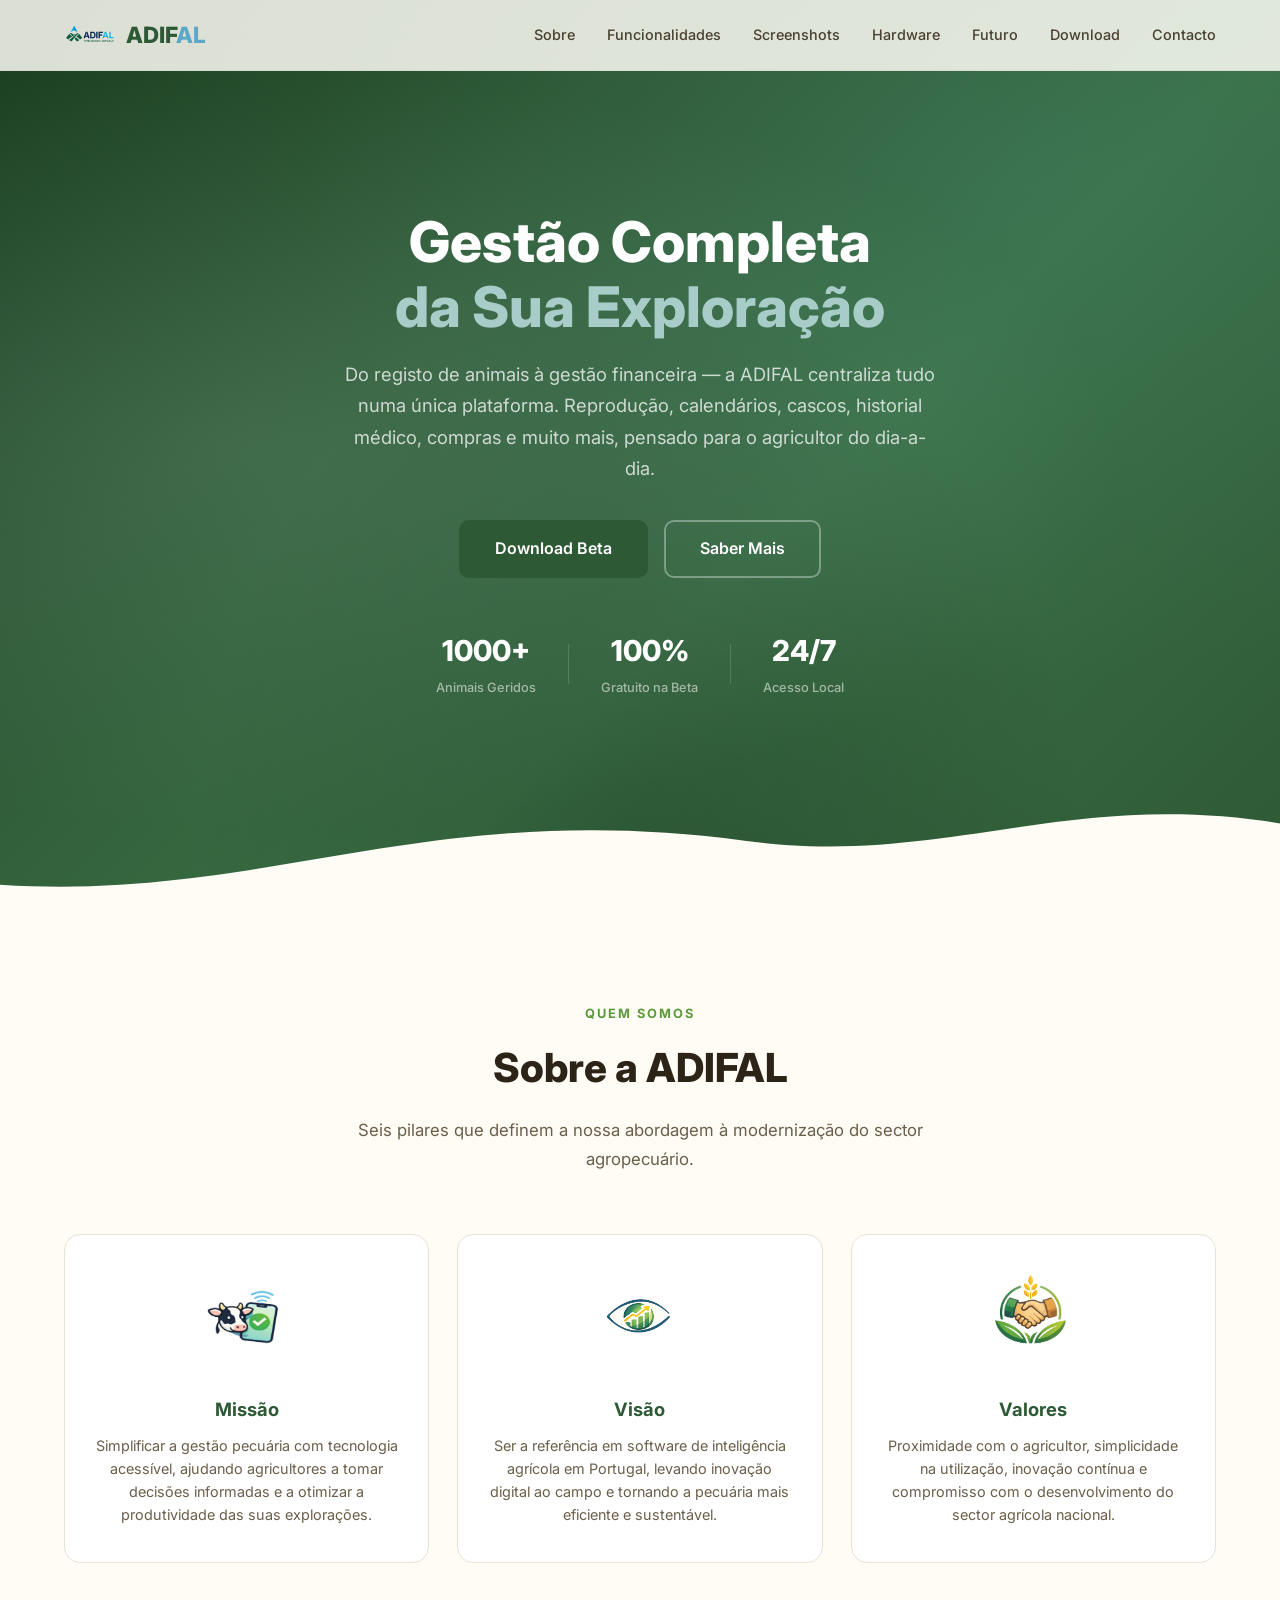
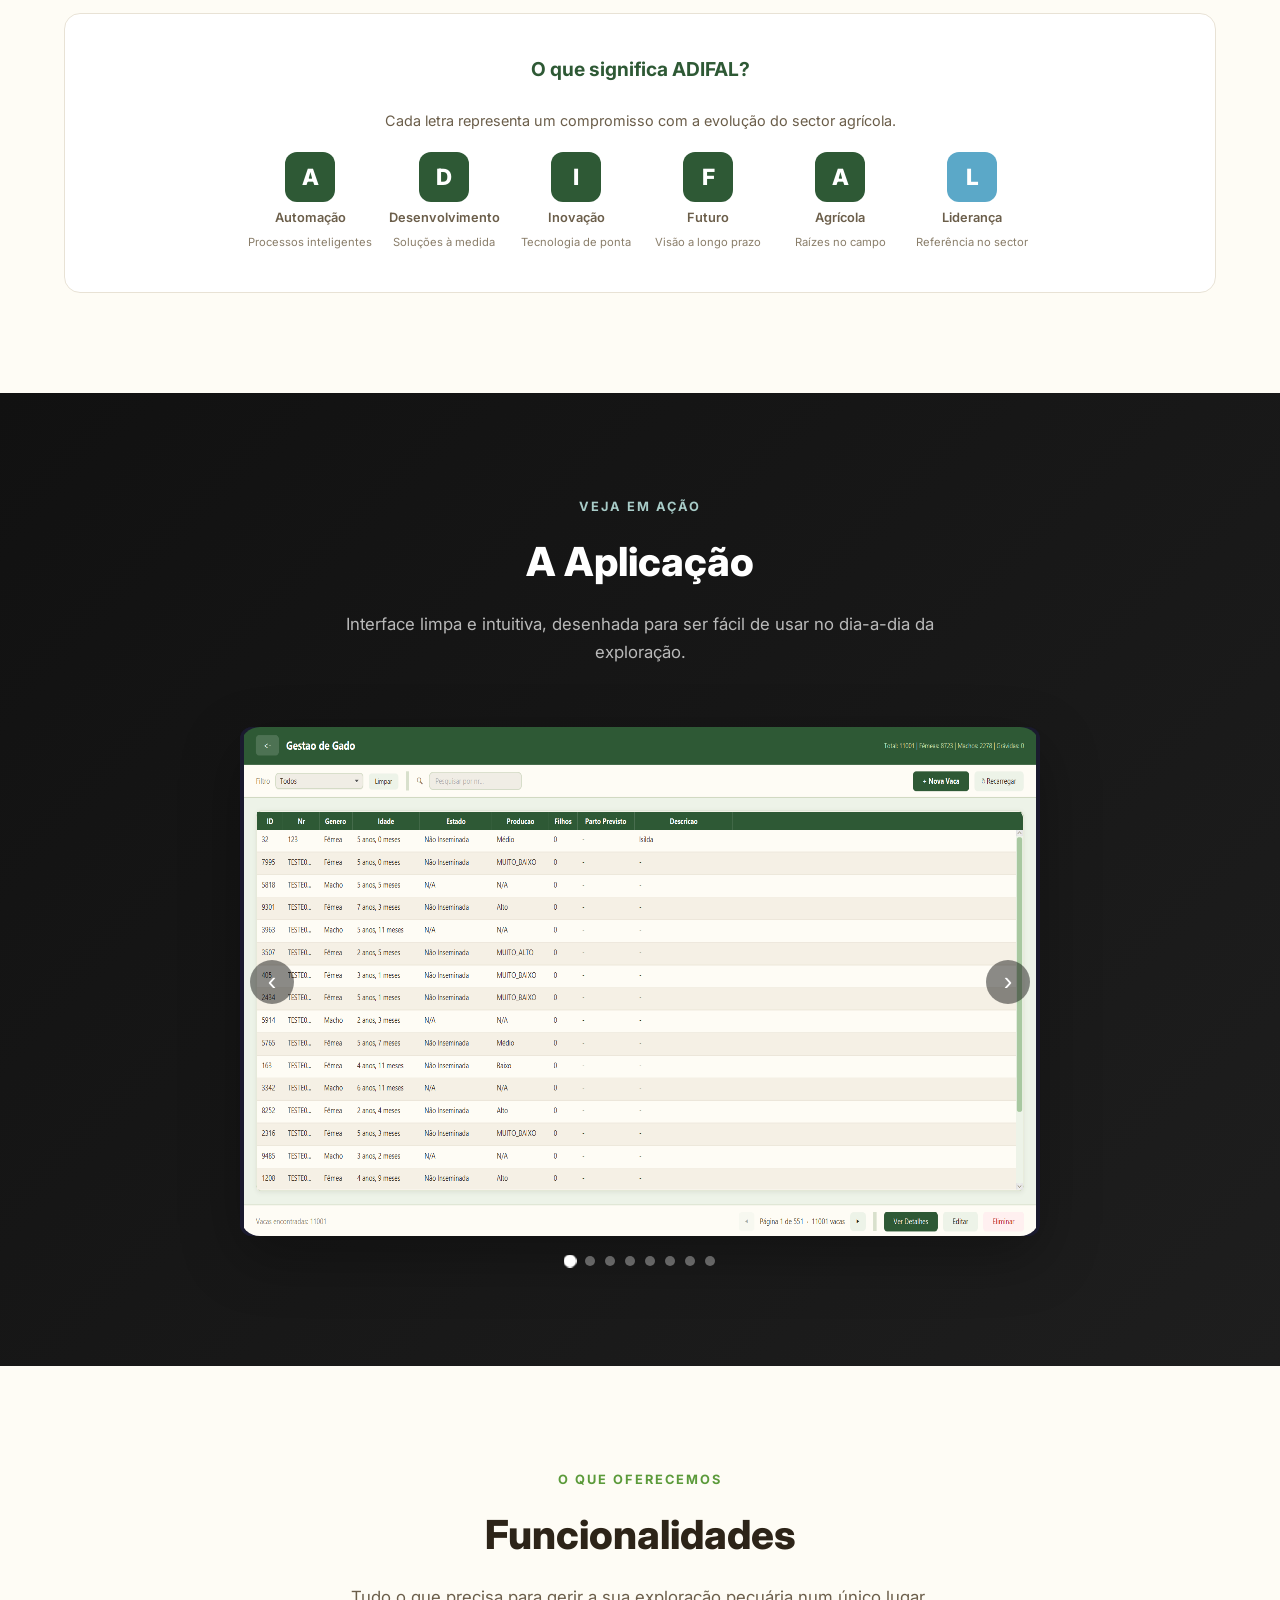
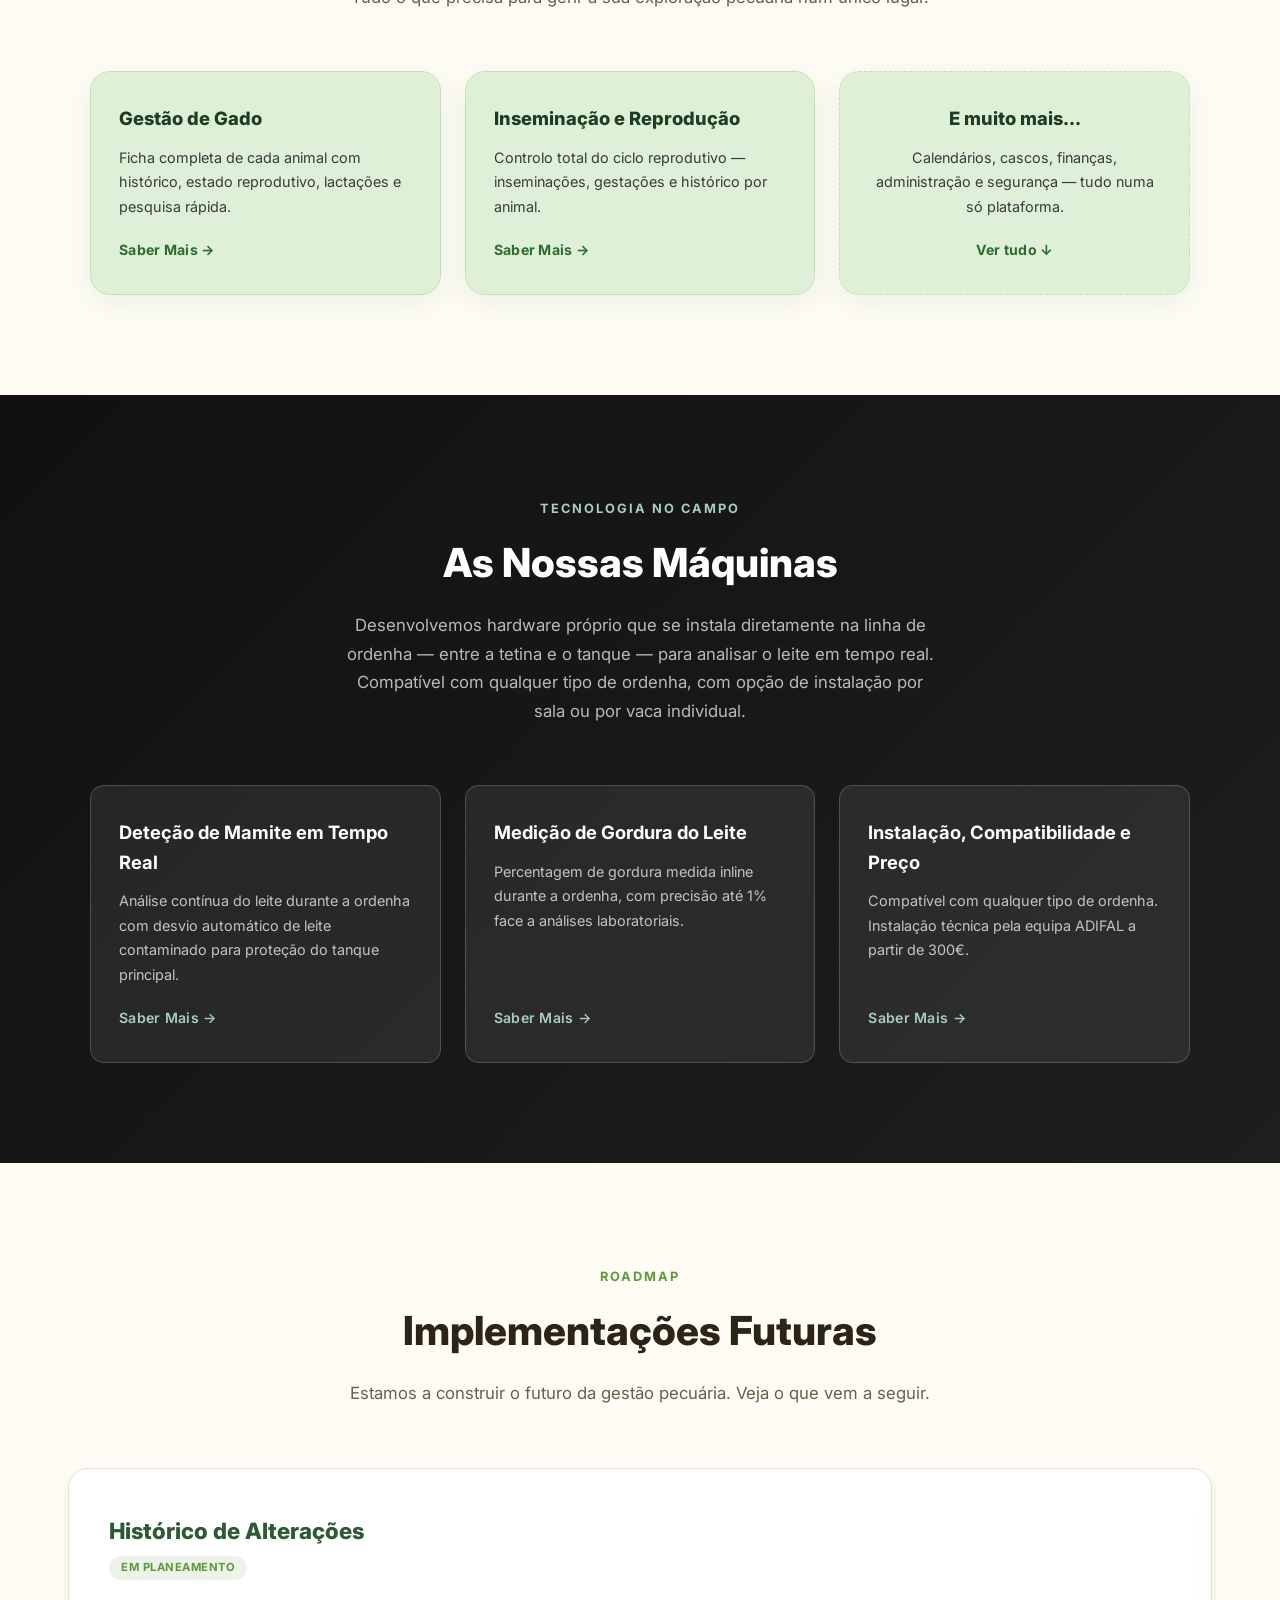
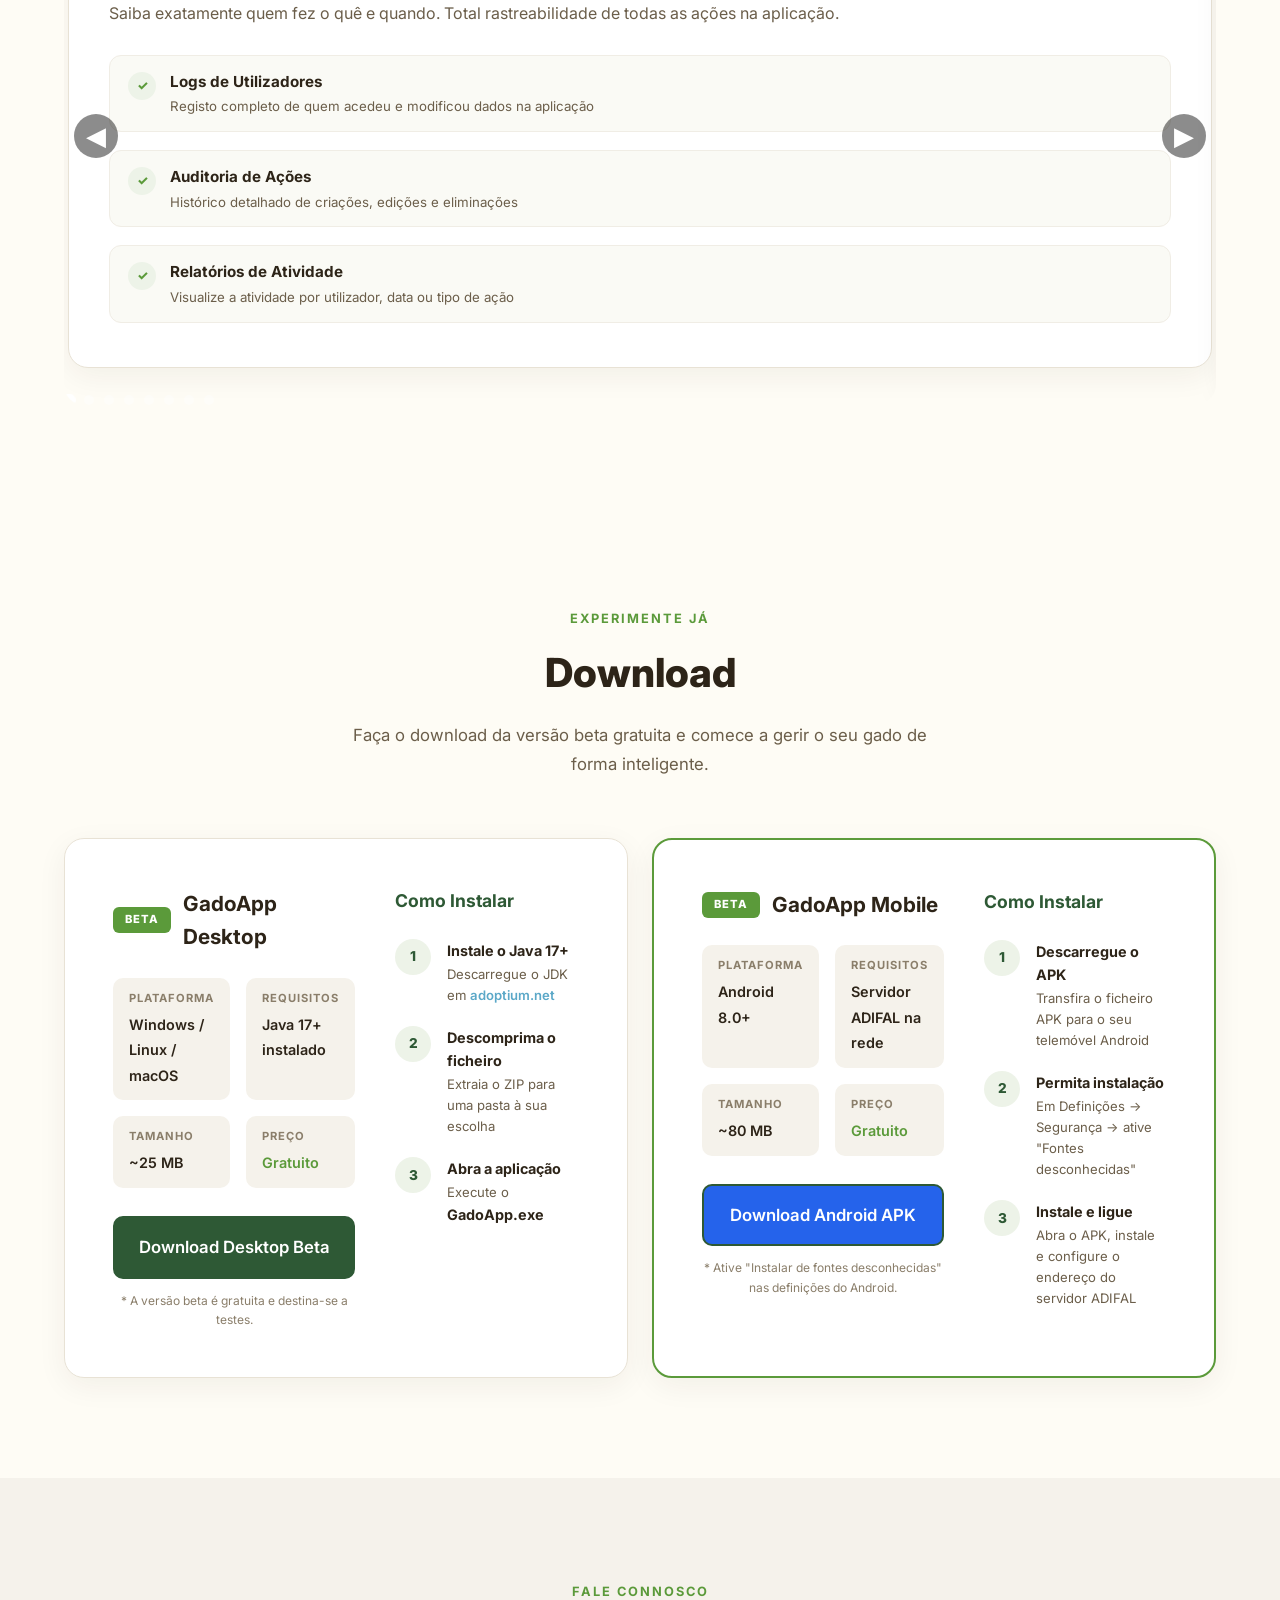
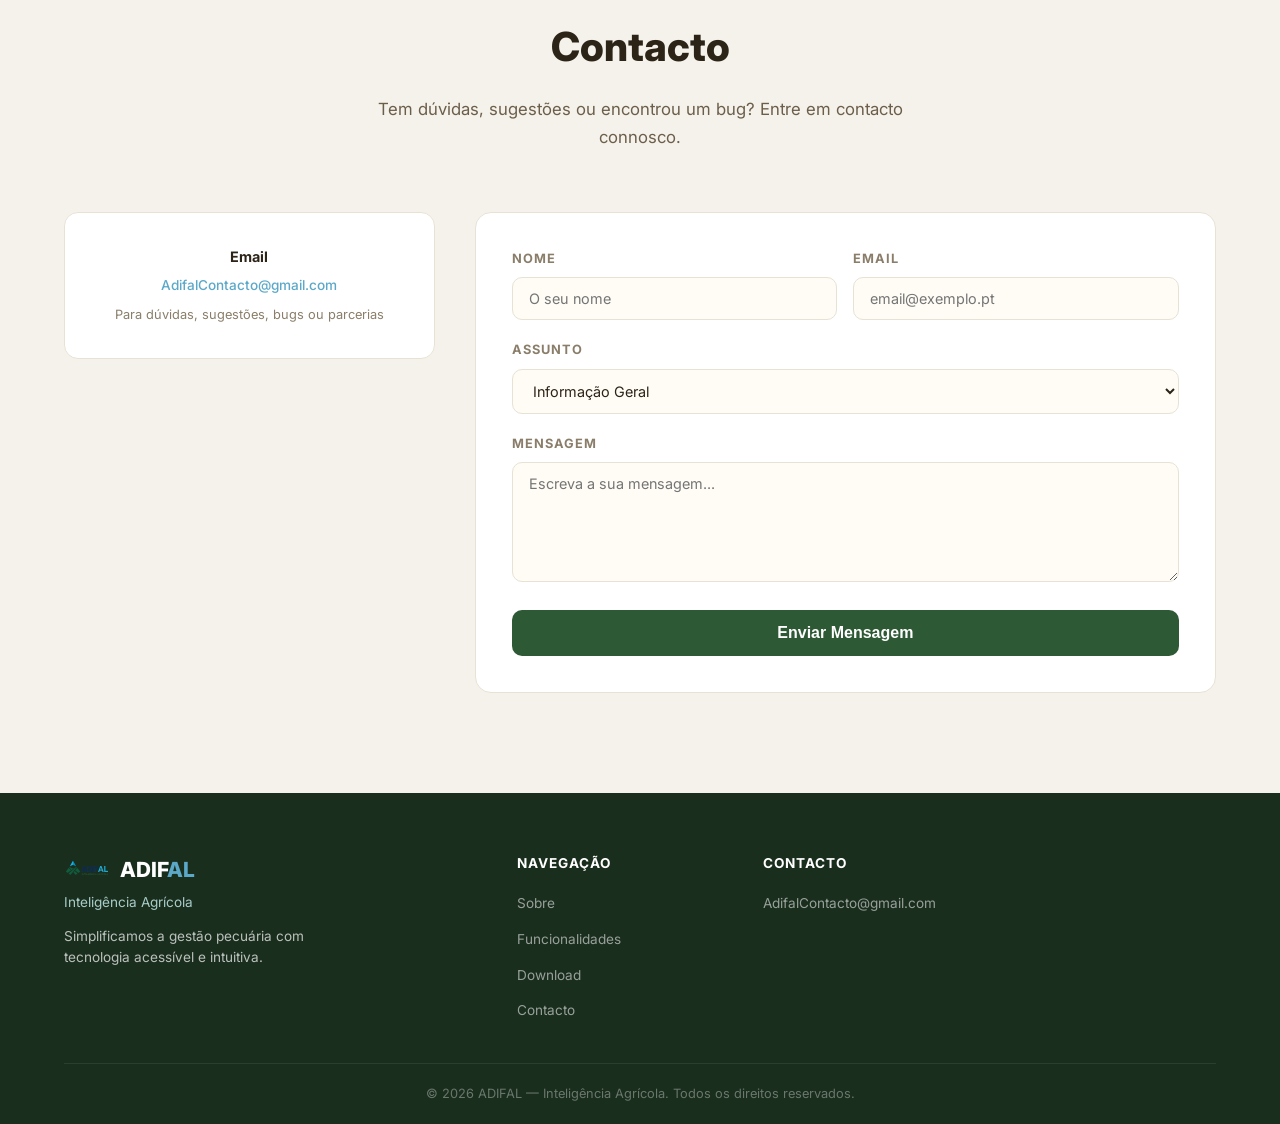
<file: index.html>
<!DOCTYPE html>
<html lang="pt">
<head>
    <meta charset="UTF-8">
    <meta name="viewport" content="width=device-width, initial-scale=1.0">
    <meta name="description" content="ADIFAL - Inteligência Agrícola. Software de gestão de gado bovino. Controle inseminações, partos, calendários e muito mais.">
    <meta name="keywords" content="gestão gado, bovinos, inseminação, agricultura, software agrícola, ADIFAL">
    <meta name="author" content="ADIFAL - Inteligência Agrícola">
    <title>ADIFAL - Inteligência Agrícola | Gestão de Gado</title>
    <link rel="stylesheet" href="css/style.css">
    <link rel="preconnect" href="https://fonts.googleapis.com">
    <link rel="preconnect" href="https://fonts.gstatic.com" crossorigin>
    <link href="https://fonts.googleapis.com/css2?family=Inter:wght@300;400;500;600;700;800&display=swap" rel="stylesheet">
</head>
<body>

    <!-- ===== NAVBAR ===== -->
    <nav class="navbar" id="navbar">
        <div class="container nav-container">
            <a href="#" class="nav-logo">
                <img src="assets/images/logo-backgroundOFF.png" alt="ADIFAL" class="nav-logo-img">
                <span class="logo-text">ADIF<span class="logo-accent">AL</span></span>
            </a>
            <button class="nav-toggle" id="navToggle" aria-label="Menu">
                <span></span><span></span><span></span>
            </button>
            <ul class="nav-links" id="navLinks">
                <li><a href="#sobre">Sobre</a></li>
                <li><a href="#funcionalidades">Funcionalidades</a></li>
                <li><a href="#screenshots">Screenshots</a></li>
                <li><a href="#hardware">Hardware</a></li>
                <li><a href="#futuro">Futuro</a></li>
                <li><a href="#download">Download</a></li>
                <li><a href="#contacto">Contacto</a></li>
            </ul>
        </div>
    </nav>

    <!-- ===== HERO ===== -->
    <section class="hero" id="hero">
        <div class="hero-bg-overlay"></div>
        <div class="container hero-content">
            <h1 class="hero-title">
                Gestão Completa<br>
                <span class="hero-title-accent">da Sua Exploração</span>
            </h1>
            <p class="hero-subtitle">
                Do registo de animais à gestão financeira — a ADIFAL centraliza tudo numa única plataforma.
                Reprodução, calendários, cascos, historial médico, compras e muito mais,
                pensado para o agricultor do dia-a-dia.
            </p>
            <div class="hero-actions">
                <a href="#download" class="btn btn-primary btn-lg">
                    Download Beta
                </a>
                <a href="#funcionalidades" class="btn btn-outline btn-lg">
                    Saber Mais
                </a>
            </div>
            <div class="hero-stats">
                <div class="stat">
                    <span class="stat-number">1000+</span>
                    <span class="stat-label">Animais Geridos</span>
                </div>
                <div class="stat-divider"></div>
                <div class="stat">
                    <span class="stat-number">100%</span>
                    <span class="stat-label">Gratuito na Beta</span>
                </div>
                <div class="stat-divider"></div>
                <div class="stat">
                    <span class="stat-number">24/7</span>
                    <span class="stat-label">Acesso Local</span>
                </div>
            </div>
        </div>
        <div class="hero-wave">
            <svg id="heroWave" viewBox="0 0 2880 160" preserveAspectRatio="none">
                <path d="M0,130 C300,150 480,30 840,80 C1060,110 1200,20 1440,60 C1680,100 1820,155 2100,70 C2320,5 2600,130 2880,95 L2880,160 L0,160 Z" fill="#FEFCF5"/>
            </svg>
        </div>
    </section>

    <!-- ===== SOBRE ===== -->
    <section class="section section-cream" id="sobre">
        <div class="container">
            <div class="section-header">
                <span class="section-tag">Quem Somos</span>
                <h2 class="section-title">Sobre a ADIFAL</h2>
                <p class="section-subtitle">
                    Seis pilares que definem a nossa abordagem à modernização do sector agropecuário.
                </p>
            </div>
            <div class="about-grid">
                <div class="about-card">
                    <div class="about-icon"><img src="assets/images/CowPhoneIcon.png" alt="Missão" class="about-icon-img"></div>
                    <h3>Missão</h3>
                    <p>Simplificar a gestão pecuária com tecnologia acessível, ajudando agricultores a tomar decisões informadas e a otimizar a produtividade das suas explorações.</p>
                </div>
                <div class="about-card">
                    <div class="about-icon"><img src="assets/images/Eye.png" alt="Visão" class="about-icon-img"></div>
                    <h3>Visão</h3>
                    <p>Ser a referência em software de inteligência agrícola em Portugal, levando inovação digital ao campo e tornando a pecuária mais eficiente e sustentável.</p>
                </div>
                <div class="about-card">
                    <div class="about-icon"><img src="assets/images/Valores.png" alt="Valores" class="about-icon-img"></div>
                    <h3>Valores</h3>
                    <p>Proximidade com o agricultor, simplicidade na utilização, inovação contínua e compromisso com o desenvolvimento do sector agrícola nacional.</p>
                </div>
            </div>
            <div class="about-meaning">
                <div class="meaning-title">O que significa ADIFAL?</div>
                <p class="meaning-desc">Cada letra representa um compromisso com a evolução do sector agrícola.</p>
                <div class="meaning-grid">
                    <div class="meaning-item">
                        <span class="meaning-letter">A</span>
                        <span class="meaning-word">Automação</span>
                        <span class="meaning-detail">Processos inteligentes</span>
                    </div>
                    <div class="meaning-item">
                        <span class="meaning-letter">D</span>
                        <span class="meaning-word">Desenvolvimento</span>
                        <span class="meaning-detail">Soluções à medida</span>
                    </div>
                    <div class="meaning-item">
                        <span class="meaning-letter">I</span>
                        <span class="meaning-word">Inovação</span>
                        <span class="meaning-detail">Tecnologia de ponta</span>
                    </div>
                    <div class="meaning-item">
                        <span class="meaning-letter">F</span>
                        <span class="meaning-word">Futuro</span>
                        <span class="meaning-detail">Visão a longo prazo</span>
                    </div>
                    <div class="meaning-item">
                        <span class="meaning-letter">A</span>
                        <span class="meaning-word">Agrícola</span>
                        <span class="meaning-detail">Raízes no campo</span>
                    </div>
                    <div class="meaning-item">
                        <span class="meaning-letter highlight">L</span>
                        <span class="meaning-word">Liderança</span>
                        <span class="meaning-detail">Referência no sector</span>
                    </div>
                </div>
            </div>
        </div>
    </section>


    <!-- ===== SCREENSHOTS ===== -->
    <section class="section section-green" id="screenshots">
        <div class="container">
            <div class="section-header section-header-light">
                <span class="section-tag section-tag-light">Veja em Ação</span>
                <h2 class="section-title">A Aplicação</h2>
                <p class="section-subtitle">
                    Interface limpa e intuitiva, desenhada para ser fácil de usar no dia-a-dia da exploração.
                </p>
            </div>
            <div class="screenshots-carousel-wrap">
                <div class="screenshot-frame">
                    <div class="screenshot-body">
                        <div class="carousel" id="screenshotCarousel">
                            <div class="carousel-track" id="carouselTrack">
                                <img src="assets/images/DesktopApp_1.png" alt="GadoApp — Painel Principal" class="carousel-slide">
                                <img src="assets/images/DesktopApp_2.png" alt="GadoApp — Gestão de Animais" class="carousel-slide">
                                <img src="assets/images/DesktopApp_3.png" alt="GadoApp — Calendário" class="carousel-slide">
                                <img src="assets/images/DesktopApp_4.png" alt="GadoApp — Financeiro" class="carousel-slide">
                                <img src="assets/images/DesktopApp_5.png" alt="GadoApp — Veterinário" class="carousel-slide">
                                <img src="assets/images/DesktopApp_6.png" alt="GadoApp — Cascos" class="carousel-slide">
                                <img src="assets/images/DesktopApp_7.png" alt="GadoApp — Equipamentos" class="carousel-slide">
                                <img src="assets/images/DesktopApp_8.png" alt="GadoApp — Funcionários" class="carousel-slide">
                            </div>
                        </div>
                        <button class="carousel-btn carousel-prev" id="carouselPrev" aria-label="Anterior">&#8249;</button>
                        <button class="carousel-btn carousel-next" id="carouselNext" aria-label="Seguinte">&#8250;</button>
                    </div>
                </div>
                <div class="carousel-dots" id="screenshotDots">
                    <button class="carousel-dot active" data-index="0" aria-label="Imagem 1"></button>
                    <button class="carousel-dot" data-index="1" aria-label="Imagem 2"></button>
                    <button class="carousel-dot" data-index="2" aria-label="Imagem 3"></button>
                    <button class="carousel-dot" data-index="3" aria-label="Imagem 4"></button>
                    <button class="carousel-dot" data-index="4" aria-label="Imagem 5"></button>
                    <button class="carousel-dot" data-index="5" aria-label="Imagem 6"></button>
                    <button class="carousel-dot" data-index="6" aria-label="Imagem 7"></button>
                    <button class="carousel-dot" data-index="7" aria-label="Imagem 8"></button>
                </div>
            </div>
        </div>
    </section>


    
    <!-- ===== FUNCIONALIDADES ===== -->
    <section class="section section-cream" id="funcionalidades">
        <div class="container">
            <div class="section-header">
                <span class="section-tag">O Que Oferecemos</span>
                <h2 class="section-title">Funcionalidades</h2>
                <p class="section-subtitle">
                    Tudo o que precisa para gerir a sua exploração pecuária num único lugar.
                </p>
            </div>
            <div class="hardware-buttons-grid" id="funcGrid">
                <a href="pages/gestao-gado.html" class="hw-button-card">
                    <h3>Gestão de Gado</h3>
                    <p>Ficha completa de cada animal com histórico, estado reprodutivo, lactações e pesquisa rápida.</p>
                    <span class="hw-button-cta">Saber Mais &rarr;</span>
                </a>
                <a href="pages/inseminacao.html" class="hw-button-card">
                    <h3>Inseminação e Reprodução</h3>
                    <p>Controlo total do ciclo reprodutivo — inseminações, gestações e histórico por animal.</p>
                    <span class="hw-button-cta">Saber Mais &rarr;</span>
                </a>
                <div class="hw-button-card func-mais-card" id="funcMaisBtn" role="button" tabindex="0" aria-expanded="false">
                    <h3>E muito mais...</h3>
                    <p>Calendários, cascos, finanças, administração e segurança — tudo numa só plataforma.</p>
                    <span class="hw-button-cta">Ver tudo &darr;</span>
                </div>
                <div id="funcExtras" style="display: none;">
                    <a href="pages/calendario.html" class="hw-button-card">
                        <h3>Calendário de Eventos</h3>
                        <p>Partos previstos, secagens e períodos de transição num calendário visual e intuitivo.</p>
                        <span class="hw-button-cta">Saber Mais &rarr;</span>
                    </a>
                    <a href="pages/periodo-espera.html" class="hw-button-card">
                        <h3>Período de Espera</h3>
                        <p>Contagem automática do período de espera voluntário e alertas de momento ideal para inseminação.</p>
                        <span class="hw-button-cta">Saber Mais &rarr;</span>
                    </a>
                    <a href="pages/cascos.html" class="hw-button-card">
                        <h3>Histórico de Cascos</h3>
                        <p>Registo de verificações podais, manutenções agendadas e deteção de padrões no rebanho.</p>
                        <span class="hw-button-cta">Saber Mais &rarr;</span>
                    </a>
                    <a href="pages/financeira.html" class="hw-button-card">
                        <h3>Gestão Financeira</h3>
                        <p>Controlo de receitas e despesas, vendas de animais e leite, e relatórios com gráficos.</p>
                        <span class="hw-button-cta">Saber Mais &rarr;</span>
                    </a>
                    <a href="pages/painel-admin.html" class="hw-button-card">
                        <h3>Painel de Administração</h3>
                        <p>Gestão de utilizadores, estado do servidor e controlo de sessões ativas.</p>
                        <span class="hw-button-cta">Saber Mais &rarr;</span>
                    </a>
                    <a href="pages/seguranca.html" class="hw-button-card">
                        <h3>Segurança e Dados</h3>
                        <p>Autenticação JWT, dados na cloud ADIFAL e backups automáticos sem preocupações.</p>
                        <span class="hw-button-cta">Saber Mais &rarr;</span>
                    </a>
                </div>
            </div>
        </div>
    </section>

    <!-- ===== HARDWARE / MÁQUINAS ===== -->
    <section class="section section-green" id="hardware">
        <div class="container">
            <div class="section-header section-header-light">
                <span class="section-tag section-tag-light">Tecnologia no Campo</span>
                <h2 class="section-title">As Nossas Máquinas</h2>
                <p class="section-subtitle">
                    Desenvolvemos hardware próprio que se instala diretamente na linha de ordenha — entre a tetina e o tanque — 
                    para analisar o leite em tempo real. Compatível com qualquer tipo de ordenha, 
                    com opção de instalação por sala ou por vaca individual.
                </p>
            </div>
            <div class="hardware-buttons-grid">
                <a href="pages/mamite.html" class="hw-button-card">
                    <h3>Deteção de Mamite em Tempo Real</h3>
                    <p>Análise contínua do leite durante a ordenha com desvio automático de leite contaminado para proteção do tanque principal.</p>
                    <span class="hw-button-cta">Saber Mais &rarr;</span>
                </a>
                <a href="pages/gordura.html" class="hw-button-card">
                    <h3>Medição de Gordura do Leite</h3>
                    <p>Percentagem de gordura medida inline durante a ordenha, com precisão até 1% face a análises laboratoriais.</p>
                    <span class="hw-button-cta">Saber Mais &rarr;</span>
                </a>
                <a href="pages/instalacao.html" class="hw-button-card">
                    <h3>Instalação, Compatibilidade e Preço</h3>
                    <p>Compatível com qualquer tipo de ordenha. Instalação técnica pela equipa ADIFAL a partir de 300€.</p>
                    <span class="hw-button-cta">Saber Mais &rarr;</span>
                </a>
            </div>
        </div>
    </section>

    <!-- ===== IMPLEMENTAÇÕES FUTURAS ===== -->
    <section class="section section-cream" id="futuro">
        <div class="container">
            <div class="section-header">
                <span class="section-tag">Roadmap</span>
                <h2 class="section-title">Implementações Futuras</h2>
                <p class="section-subtitle">
                    Estamos a construir o futuro da gestão pecuária. Veja o que vem a seguir.
                </p>
            </div>

            <div class="carousel">
                <div class="carousel-track" id="carouselTrack">

                    <!-- Slide 1: Histórico de Alterações -->
                    <div class="carousel-slide">
                        <div class="future-card">
                            <div class="future-card-header">
                                <div>
                                    <h3>Histórico de Alterações</h3>
                                    <span class="future-badge">Em Planeamento</span>
                                </div>
                            </div>
                            <p class="future-desc">Saiba exatamente quem fez o quê e quando. Total rastreabilidade de todas as ações na aplicação.</p>
                            <div class="future-features">
                                <div class="future-feature-item">
                                    <span class="future-check">✓</span>
                                    <div>
                                        <strong>Logs de Utilizadores</strong>
                                        <p>Registo completo de quem acedeu e modificou dados na aplicação</p>
                                    </div>
                                </div>
                                <div class="future-feature-item">
                                    <span class="future-check">✓</span>
                                    <div>
                                        <strong>Auditoria de Ações</strong>
                                        <p>Histórico detalhado de criações, edições e eliminações</p>
                                    </div>
                                </div>
                                <div class="future-feature-item">
                                    <span class="future-check">✓</span>
                                    <div>
                                        <strong>Relatórios de Atividade</strong>
                                        <p>Visualize a atividade por utilizador, data ou tipo de ação</p>
                                    </div>
                                </div>
                            </div>
                        </div>
                    </div>

                    <!-- Slide 2: Histórico Médico -->
                    <div class="carousel-slide">
                        <div class="future-card">
                            <div class="future-card-header">
                                <div>
                                    <h3>Histórico Médico</h3>
                                    <span class="future-badge">Em Desenvolvimento</span>
                                </div>
                            </div>
                            <p class="future-desc">Acompanhe a saúde de cada animal com um registo médico completo — vacinas, medicamentos, causas de morte, custos e resultados, tudo num só lugar. A app ajudará ainda a encontrar veterinários locais para apoio direto.</p>
                            <div class="future-features">
                                <div class="future-feature-item">
                                    <span class="future-check">✓</span>
                                    <div>
                                        <strong>Vacinas e Medicamentos</strong>
                                        <p>Registe vacinas aplicadas, medicamentos administrados e dosagens por animal</p>
                                    </div>
                                </div>
                                <div class="future-feature-item">
                                    <span class="future-check">✓</span>
                                    <div>
                                        <strong>Registo de Causas de Morte</strong>
                                        <p>Documente causas de morte para análise e prevenção futura no rebanho</p>
                                    </div>
                                </div>
                                <div class="future-feature-item">
                                    <span class="future-check">✓</span>
                                    <div>
                                        <strong>Rede de Veterinários Locais</strong>
                                        <p>A app procura veterinários na sua área para ajuda rápida quando precisar</p>
                                    </div>
                                </div>
                            </div>
                        </div>
                    </div>

                    <!-- Slide 3: Gestão de Compras -->
                    <div class="carousel-slide">
                        <div class="future-card">
                            <div class="future-card-header">
                                <div>
                                    <h3>Gestão de Compras</h3>
                                    <span class="future-badge">Em Planeamento</span>
                                </div>
                            </div>
                            <p class="future-desc">Simplifique as compras da exploração. Um sistema centralizado para gerir fornecedores, controlar encomendas e acompanhar gastos por categoria.</p>
                            <div class="future-features">
                                <div class="future-feature-item">
                                    <span class="future-check">✓</span>
                                    <div>
                                        <strong>Gestão de Fornecedores</strong>
                                        <p>Registe e compare diferentes fornecedores de alimentos, medicamentos e equipamento</p>
                                    </div>
                                </div>
                                <div class="future-feature-item">
                                    <span class="future-check">✓</span>
                                    <div>
                                        <strong>Controlo de Encomendas</strong>
                                        <p>Acompanhe o estado de cada compra, desde a encomenda até à entrega</p>
                                    </div>
                                </div>
                                <div class="future-feature-item">
                                    <span class="future-check">✓</span>
                                    <div>
                                        <strong>Histórico de Gastos</strong>
                                        <p>Veja o custo por categoria e por fornecedor para tomar melhores decisões de compra</p>
                                    </div>
                                </div>
                            </div>
                        </div>
                    </div>

                    <!-- Slide 4: Análise Avançada de Leite -->
                    <div class="carousel-slide">
                        <div class="future-card">
                            <div class="future-card-header">
                                <div>
                                    <h3>Análise Avançada de Leite</h3>
                                    <span class="future-badge">Em Planeamento</span>
                                </div>
                            </div>
                            <p class="future-desc">Uma futura máquina capaz de medir proteína, gordura, lactose e outros parâmetros do leite — dados que ajudam o agricultor a otimizar a alimentação do gado.</p>
                            <div class="future-features">
                                <div class="future-feature-item">
                                    <span class="future-check">✓</span>
                                    <div>
                                        <strong>Medição Completa</strong>
                                        <p>Proteína, gordura, lactose, células somáticas e mais — tudo num só equipamento</p>
                                    </div>
                                </div>
                                <div class="future-feature-item">
                                    <span class="future-check">✓</span>
                                    <div>
                                        <strong>Apoio à Alimentação</strong>
                                        <p>Dados que permitem ajustar a dieta de cada animal para maximizar a qualidade do leite</p>
                                    </div>
                                </div>
                                <div class="future-feature-item">
                                    <span class="future-check">✓</span>
                                    <div>
                                        <strong>Gráficos e Relatórios</strong>
                                        <p>Gráficos personalizados por animal e rebanho, ajudando na expansão e manutenção do gado</p>
                                    </div>
                                </div>
                            </div>
                        </div>
                    </div>

                    <!-- Slide 5: App Móvel -->
                    <div class="carousel-slide">
                        <div class="future-card">
                            <div class="future-card-header">
                                <div>
                                    <h3>App Móvel</h3>
                                    <span class="future-badge future-badge-green">Em Beta</span>
                                </div>
                            </div>
                            <p class="future-desc">A app móvel já está disponível em beta! Leve a gestão do seu rebanho para o campo. Consulte, registe e acompanhe tudo diretamente do telemóvel.</p>
                            <div class="future-features">
                                <div class="future-feature-item">
                                    <span class="future-check">✓</span>
                                    <div>
                                        <strong>Acesso em Qualquer Lugar</strong>
                                        <p>Consulte fichas de animais, inseminações e calendário no campo</p>
                                    </div>
                                </div>
                                <div class="future-feature-item">
                                    <span class="future-check">✓</span>
                                    <div>
                                        <strong>Registo Rápido</strong>
                                        <p>Adicione observações, tratamentos e eventos em poucos toques</p>
                                    </div>
                                </div>
                                <div class="future-feature-item">
                                    <span class="future-check">✓</span>
                                    <div>
                                        <strong>Notificações em Tempo Real</strong>
                                        <p>Receba alertas de partos previstos, tratamentos e prazos importantes</p>
                                    </div>
                                </div>
                            </div>
                        </div>
                    </div>

                    <!-- Slide 7: Localização e Identificação NFC -->
                    <div class="carousel-slide">
                        <div class="future-card">
                            <div class="future-card-header">
                                <div>
                                    <h3>Localização e Identificação NFC</h3>
                                    <span class="future-badge future-badge-highlight">Visão de Futuro</span>
                                </div>
                            </div>
                            <p class="future-desc">Uma ideia em exploração: equipar cada animal com uma pulseira NFC para identificação instantânea e, futuramente, localização dentro da exploração.</p>
                            <div class="future-features">
                                <div class="future-feature-item">
                                    <span class="future-check">✓</span>
                                    <div>
                                        <strong>Identificação por NFC</strong>
                                        <p>Aproxime o telemóvel da pulseira para identificar o animal e abrir a sua ficha instantaneamente</p>
                                    </div>
                                </div>
                                <div class="future-feature-item">
                                    <span class="future-check">✓</span>
                                    <div>
                                        <strong>Localização na Exploração</strong>
                                        <p>Saber onde está cada animal em tempo real, sem ter de percorrer toda a vacaria</p>
                                    </div>
                                </div>
                                <div class="future-feature-item">
                                    <span class="future-check">✓</span>
                                    <div>
                                        <strong>Integração Total com a App</strong>
                                        <p>Todos os dados lidos pela pulseira sincronizam automaticamente com o software ADIFAL</p>
                                    </div>
                                </div>
                            </div>
                        </div>
                    </div>

                    <!-- Slide 7: Inteligência Artificial -->
                    <div class="carousel-slide">
                        <div class="future-card">
                            <div class="future-card-header">
                                <div>
                                    <h3>Inteligência Artificial</h3>
                                    <span class="future-badge future-badge-highlight">Visão de Futuro</span>
                                </div>
                            </div>
                            <p class="future-desc">Câmaras com inteligência artificial na vacaria para monitorizar o comportamento do rebanho e enviar alertas em tempo real para o telemóvel do agricultor.</p>
                            <div class="future-features">
                                <div class="future-feature-item">
                                    <span class="future-check">✓</span>
                                    <div>
                                        <strong>Câmaras com IA na Vacaria</strong>
                                        <p>Análise de vídeo em tempo real para detetar comportamentos e eventos reprodutivos</p>
                                    </div>
                                </div>
                                <div class="future-feature-item">
                                    <span class="future-check">✓</span>
                                    <div>
                                        <strong>Previsão de Cio e Parto</strong>
                                        <p>A IA deteta quando uma vaca está prenha ou prestes a parir e alerta o agricultor no telemóvel</p>
                                    </div>
                                </div>
                                <div class="future-feature-item">
                                    <span class="future-check">✓</span>
                                    <div>
                                        <strong>Alertas no Telemóvel</strong>
                                        <p>Notificações instantâneas de eventos críticos — partos, comportamentos anómalos e mais</p>
                                    </div>
                                </div>
                            </div>
                        </div>
                    </div>

                </div>

                <!-- Carousel Controls -->
                <div class="carousel-controls">
                    <button class="carousel-btn carousel-prev" id="carouselPrev" aria-label="Anterior">
                        &#x25C0;
                    </button>
                    <div class="carousel-dots" id="carouselDots"></div>
                    <button class="carousel-btn carousel-next" id="carouselNext" aria-label="Seguinte">
                        &#x25B6;
                    </button>
                </div>
            </div>

        </div>
    </section>

    <!-- ===== DOWNLOAD ===== -->
    <section class="section section-cream" id="download">
        <div class="container">
            <div class="section-header">
                <span class="section-tag">Experimente Já</span>
                <h2 class="section-title">Download</h2>
                <p class="section-subtitle">
                    Faça o download da versão beta gratuita e comece a gerir o seu gado de forma inteligente.
                </p>
            </div>
            <div class="download-cards-grid">

                <!-- Desktop -->
                <div class="download-card">
                    <div class="download-info">
                        <div class="download-version">
                            <span class="version-badge">BETA</span>
                            <h3>GadoApp Desktop</h3>
                        </div>
                        <div class="download-meta">
                            <div class="meta-item">
                                <span class="meta-label">Plataforma</span>
                                <span class="meta-value">Windows / Linux / macOS</span>
                            </div>
                            <div class="meta-item">
                                <span class="meta-label">Requisitos</span>
                                <span class="meta-value">Java 17+ instalado</span>
                            </div>
                            <div class="meta-item">
                                <span class="meta-label">Tamanho</span>
                                <span class="meta-value">~25 MB</span>
                            </div>
                            <div class="meta-item">
                                <span class="meta-label">Preço</span>
                                <span class="meta-value download-free">Gratuito</span>
                            </div>
                        </div>
                        <a href="assets/downloads/GadoApp-Beta.zip" class="btn btn-primary btn-lg download-btn">
                            Download Desktop Beta
                        </a>
                        <p class="download-note">* A versão beta é gratuita e destina-se a testes.</p>
                    </div>
                    <div class="download-requirements">
                        <h4>Como Instalar</h4>
                        <ol class="install-steps">
                            <li>
                                <span class="step-num">1</span>
                                <div>
                                    <strong>Instale o Java 17+</strong>
                                    <p>Descarregue o JDK em <a href="https://adoptium.net" target="_blank">adoptium.net</a></p>
                                </div>
                            </li>
                            <li>
                                <span class="step-num">2</span>
                                <div>
                                    <strong>Descomprima o ficheiro</strong>
                                    <p>Extraia o ZIP para uma pasta à sua escolha</p>
                                </div>
                            </li>
                            <li>
                                <span class="step-num">3</span>
                                <div>
                                    <strong>Abra a aplicação</strong>
                                    <p>Execute o <strong>GadoApp.exe</strong></p>
                                </div>
                            </li>
                        </ol>
                    </div>
                </div>

                <!-- Mobile -->
                <div class="download-card download-card-mobile">
                    <div class="download-info">
                        <div class="download-version">
                            <span class="version-badge version-badge-mobile">BETA</span>
                            <h3>GadoApp Mobile</h3>
                        </div>
                        <div class="download-meta">
                            <div class="meta-item">
                                <span class="meta-label">Plataforma</span>
                                <span class="meta-value">Android 8.0+</span>
                            </div>
                            <div class="meta-item">
                                <span class="meta-label">Requisitos</span>
                                <span class="meta-value">Servidor ADIFAL na rede</span>
                            </div>
                            <div class="meta-item">
                                <span class="meta-label">Tamanho</span>
                                <span class="meta-value">~80 MB</span>
                            </div>
                            <div class="meta-item">
                                <span class="meta-label">Preço</span>
                                <span class="meta-value download-free">Gratuito</span>
                            </div>
                        </div>
                        <a href="https://drive.google.com/file/d/1CFKOPvsfiLckcJzu7duPnkpxDUkPf13W/view?usp=sharing" target="_blank" class="btn btn-primary btn-lg download-btn download-btn-mobile">
                            Download Android APK
                        </a>
                        <p class="download-note">* Ative "Instalar de fontes desconhecidas" nas definições do Android.</p>
                    </div>
                    <div class="download-requirements">
                        <h4>Como Instalar</h4>
                        <ol class="install-steps">
                            <li>
                                <span class="step-num">1</span>
                                <div>
                                    <strong>Descarregue o APK</strong>
                                    <p>Transfira o ficheiro APK para o seu telemóvel Android</p>
                                </div>
                            </li>
                            <li>
                                <span class="step-num">2</span>
                                <div>
                                    <strong>Permita instalação</strong>
                                    <p>Em Definições → Segurança → ative "Fontes desconhecidas"</p>
                                </div>
                            </li>
                            <li>
                                <span class="step-num">3</span>
                                <div>
                                    <strong>Instale e ligue</strong>
                                    <p>Abra o APK, instale e configure o endereço do servidor ADIFAL</p>
                                </div>
                            </li>
                        </ol>
                    </div>
                </div>

            </div>
        </div>
    </section>

    <!-- ===== CONTACTO ===== -->
    <section class="section section-white" id="contacto">
        <div class="container">
            <div class="section-header">
                <span class="section-tag">Fale Connosco</span>
                <h2 class="section-title">Contacto</h2>
                <p class="section-subtitle">
                    Tem dúvidas, sugestões ou encontrou um bug? Entre em contacto connosco.
                </p>
            </div>
            <div class="contact-grid">
                <div class="contact-info-cards">
                    <div class="contact-card contact-card-main">
                        <h4>Email</h4>
                        <a href="mailto:AdifalContacto@gmail.com">AdifalContacto@gmail.com</a>
                        <p class="contact-note">Para dúvidas, sugestões, bugs ou parcerias</p>
                    </div>
                </div>
                <form class="contact-form" id="contactForm">
                    <div class="form-row">
                        <div class="form-group">
                            <label for="nome">Nome</label>
                            <input type="text" id="nome" name="nome" placeholder="O seu nome" required>
                        </div>
                        <div class="form-group">
                            <label for="email">Email</label>
                            <input type="email" id="email" name="email" placeholder="email@exemplo.pt" required>
                        </div>
                    </div>
                    <div class="form-group">
                        <label for="assunto">Assunto</label>
                        <select id="assunto" name="assunto">
                            <option value="geral">Informação Geral</option>
                            <option value="suporte">Suporte Técnico</option>
                            <option value="bug">Reportar Bug</option>
                            <option value="sugestao">Sugestão</option>
                            <option value="parceria">Parceria</option>
                        </select>
                    </div>
                    <div class="form-group">
                        <label for="mensagem">Mensagem</label>
                        <textarea id="mensagem" name="mensagem" rows="5" placeholder="Escreva a sua mensagem..." required></textarea>
                    </div>
                    <button type="submit" class="btn btn-primary btn-lg">
                        Enviar Mensagem
                    </button>
                </form>
            </div>
        </div>
    </section>

    <!-- ===== FOOTER ===== -->
    <footer class="footer">
        <div class="container">
            <div class="footer-grid">
                <div class="footer-brand">
                    <div class="footer-logo">
                        <img src="assets/images/logo-backgroundOFF.png" alt="ADIFAL" class="footer-logo-img">
                        <span class="logo-text">ADIF<span class="logo-accent">AL</span></span>
                    </div>
                    <p class="footer-tagline">Inteligência Agrícola</p>
                    <p class="footer-desc">Simplificamos a gestão pecuária com tecnologia acessível e intuitiva.</p>
                </div>
                <div class="footer-links-group">
                    <h4>Navegação</h4>
                    <ul>
                        <li><a href="#sobre">Sobre</a></li>
                        <li><a href="#funcionalidades">Funcionalidades</a></li>
                        <li><a href="#download">Download</a></li>
                        <li><a href="#contacto">Contacto</a></li>
                    </ul>
                </div>
                <div class="footer-links-group">
                    <h4>Contacto</h4>
                    <ul>
                        <li><a href="mailto:AdifalContacto@gmail.com">AdifalContacto@gmail.com</a></li>
                    </ul>
                </div>
            </div>
            <div class="footer-bottom">
                <p>&copy; 2026 ADIFAL — Inteligência Agrícola. Todos os direitos reservados.</p>
            </div>
        </div>
    </footer>

    <script src="js/main.js"></script>
    <script>
        (function() {
            var track = document.getElementById('carouselTrack');
            var dots = document.querySelectorAll('#screenshotDots .carousel-dot');
            var total = dots.length;
            var current = 0;

            function goTo(index) {
                current = (index + total) % total;
                track.style.transform = 'translateX(-' + (current * 100) + '%)';
                dots.forEach(function(d, i) {
                    d.classList.toggle('active', i === current);
                });
            }

            document.getElementById('carouselPrev').addEventListener('click', function() { goTo(current - 1); });
            document.getElementById('carouselNext').addEventListener('click', function() { goTo(current + 1); });
            dots.forEach(function(d) {
                d.addEventListener('click', function() { goTo(parseInt(d.dataset.index)); });
            });

            // Auto-advance every 4s
            var timer = setInterval(function() { goTo(current + 1); }, 4000);
            document.getElementById('screenshotCarousel').addEventListener('mouseenter', function() { clearInterval(timer); });
            document.getElementById('screenshotCarousel').addEventListener('mouseleave', function() {
                timer = setInterval(function() { goTo(current + 1); }, 4000);
            });

            // Touch/swipe support
            var startX = 0;
            track.addEventListener('touchstart', function(e) { startX = e.touches[0].clientX; }, {passive: true});
            track.addEventListener('touchend', function(e) {
                var diff = startX - e.changedTouches[0].clientX;
                if (Math.abs(diff) > 50) { goTo(diff > 0 ? current + 1 : current - 1); }
            }, {passive: true});
        })();
    </script>
</body>
</html>
</file>
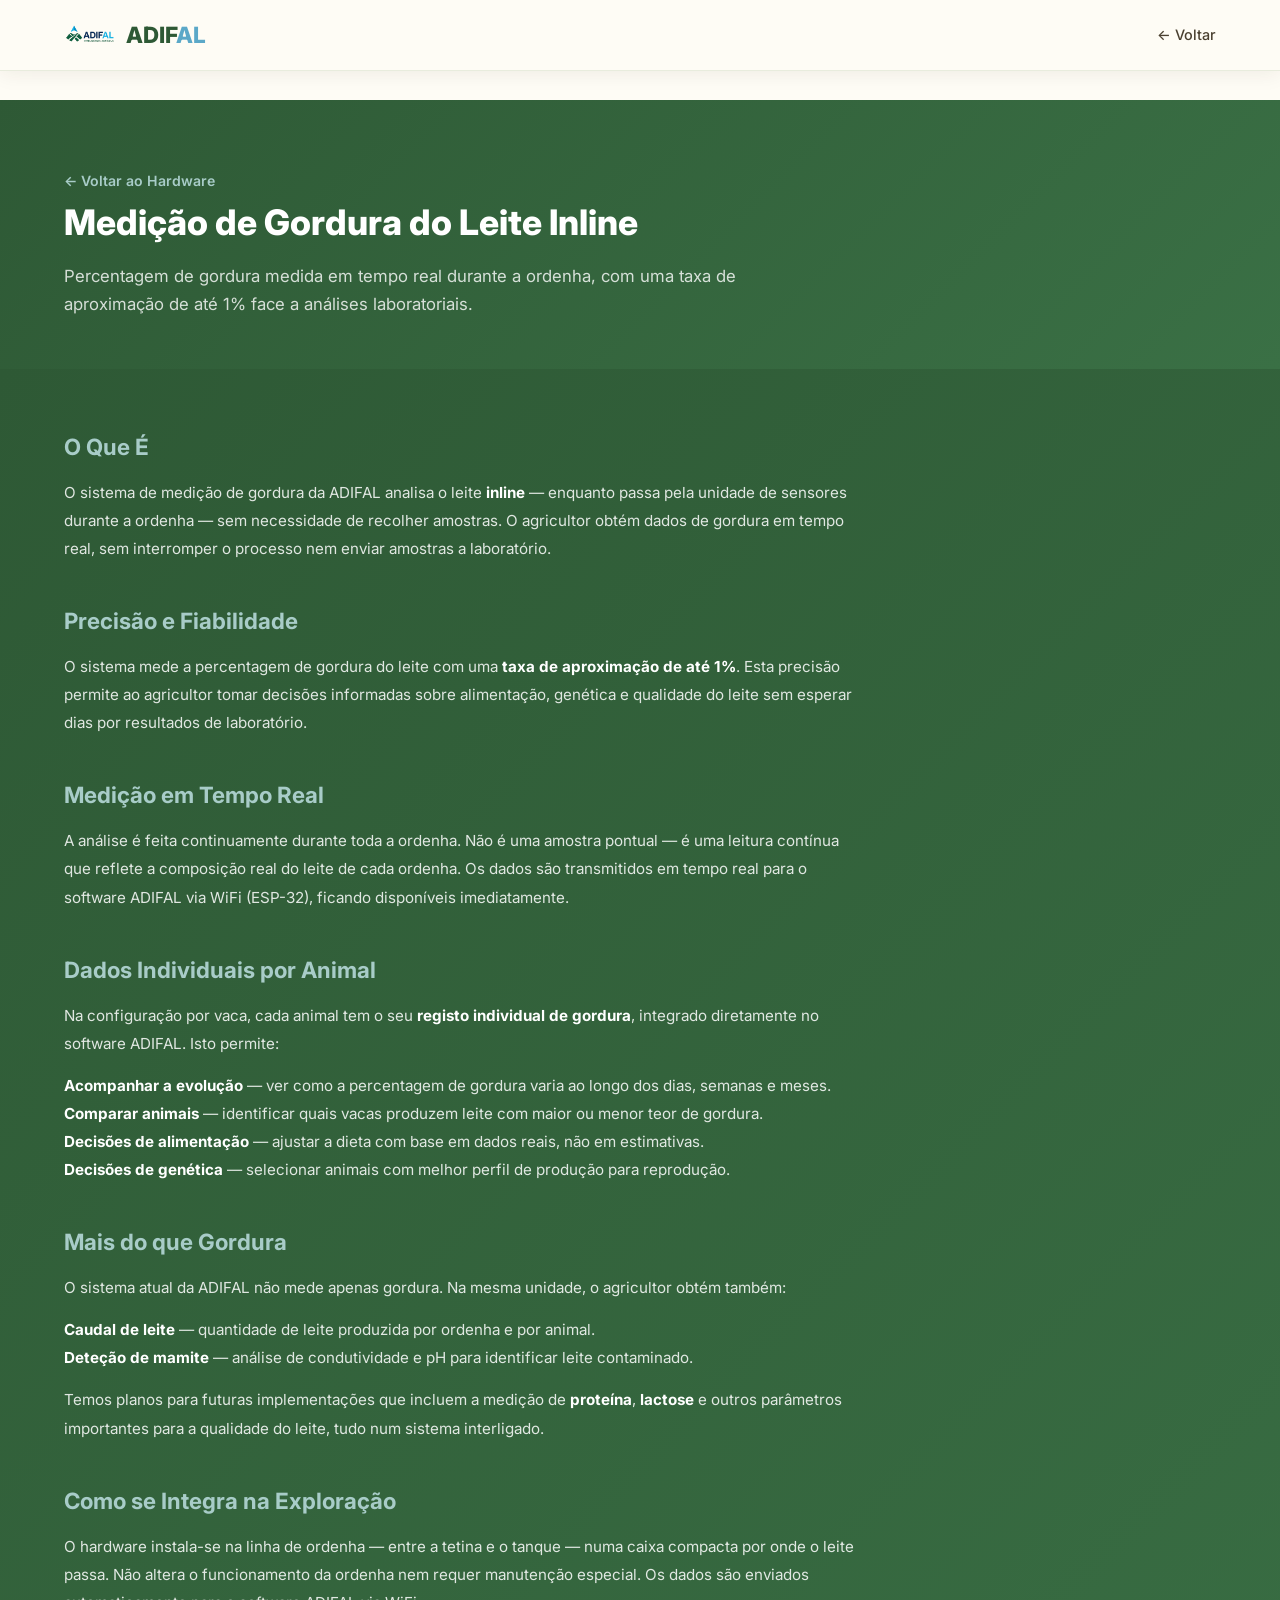
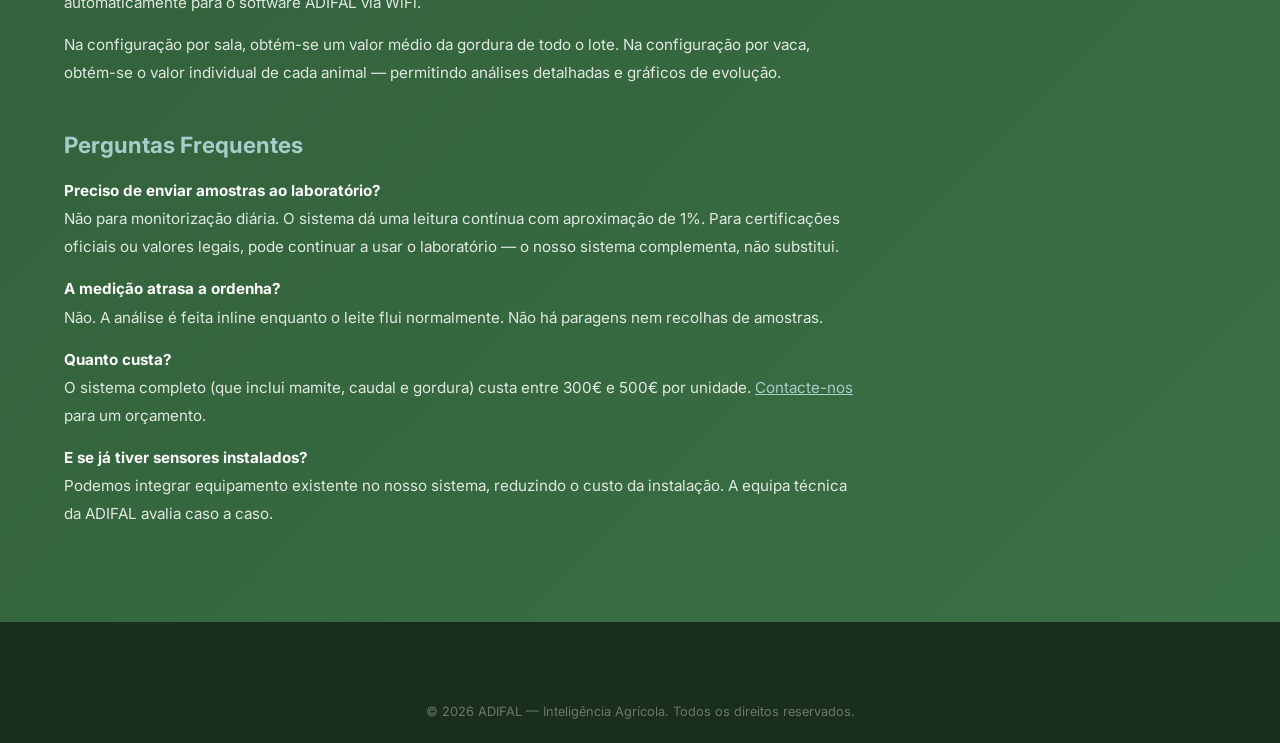
<file: pages/gordura.html>
<!DOCTYPE html>
<html lang="pt">
<head>
    <meta charset="UTF-8">
    <meta name="viewport" content="width=device-width, initial-scale=1.0">
    <meta name="description" content="ADIFAL - Medição de Gordura do Leite Inline. Precisão até 1% em tempo real durante a ordenha.">
    <title>Medição de Gordura do Leite | ADIFAL</title>
    <link rel="stylesheet" href="../css/style.css">
    <link rel="preconnect" href="https://fonts.googleapis.com">
    <link rel="preconnect" href="https://fonts.gstatic.com" crossorigin>
    <link href="https://fonts.googleapis.com/css2?family=Inter:wght@300;400;500;600;700;800&display=swap" rel="stylesheet">
</head>
<body class="hw-detail-page">

    <!-- NAVBAR -->
    <nav class="navbar scrolled" id="navbar">
        <div class="container nav-container">
            <a href="../index.html" class="nav-logo">
                <img src="../assets/images/logo-backgroundOFF.png" alt="ADIFAL" class="nav-logo-img">
                <span class="logo-text">ADIF<span class="logo-accent">AL</span></span>
            </a>
            <ul class="nav-links" id="navLinks">
                <li><a href="../index.html#hardware">&larr; Voltar</a></li>
            </ul>
        </div>
    </nav>

    <!-- HERO -->
    <div class="hw-detail-hero">
        <div class="container">
            <a href="../index.html#hardware" class="hw-back-link">&larr; Voltar ao Hardware</a>
            <h1>Medição de Gordura do Leite Inline</h1>
            <p>Percentagem de gordura medida em tempo real durante a ordenha, com uma taxa de aproximação de até 1% face a análises laboratoriais.</p>
        </div>
    </div>

    <!-- CONTEÚDO -->
    <div class="hw-detail-body">
        <div class="container">

            <h2>O Que É</h2>
            <p>
                O sistema de medição de gordura da ADIFAL analisa o leite <strong>inline</strong> — enquanto passa pela unidade de sensores 
                durante a ordenha — sem necessidade de recolher amostras. O agricultor obtém dados de gordura em tempo real, 
                sem interromper o processo nem enviar amostras a laboratório.
            </p>

            <h2>Precisão e Fiabilidade</h2>
            <p>
                O sistema mede a percentagem de gordura do leite com uma <strong>taxa de aproximação de até 1%</strong>. 
                Esta precisão permite ao agricultor tomar decisões informadas sobre alimentação, genética e qualidade do leite 
                sem esperar dias por resultados de laboratório.
            </p>

            <h2>Medição em Tempo Real</h2>
            <p>
                A análise é feita continuamente durante toda a ordenha. Não é uma amostra pontual — é uma leitura contínua 
                que reflete a composição real do leite de cada ordenha. Os dados são transmitidos em tempo real para o software ADIFAL 
                via WiFi (ESP-32), ficando disponíveis imediatamente.
            </p>

            <h2>Dados Individuais por Animal</h2>
            <p>
                Na configuração por vaca, cada animal tem o seu <strong>registo individual de gordura</strong>, 
                integrado diretamente no software ADIFAL. Isto permite:
            </p>
            <p>
                <strong>Acompanhar a evolução</strong> — ver como a percentagem de gordura varia ao longo dos dias, semanas e meses.<br>
                <strong>Comparar animais</strong> — identificar quais vacas produzem leite com maior ou menor teor de gordura.<br>
                <strong>Decisões de alimentação</strong> — ajustar a dieta com base em dados reais, não em estimativas.<br>
                <strong>Decisões de genética</strong> — selecionar animais com melhor perfil de produção para reprodução.
            </p>

            <h2>Mais do que Gordura</h2>
            <p>
                O sistema atual da ADIFAL não mede apenas gordura. Na mesma unidade, o agricultor obtém também:
            </p>
            <p>
                <strong>Caudal de leite</strong> — quantidade de leite produzida por ordenha e por animal.<br>
                <strong>Deteção de mamite</strong> — análise de condutividade e pH para identificar leite contaminado.
            </p>
            <p>
                Temos planos para futuras implementações que incluem a medição de <strong>proteína</strong>, <strong>lactose</strong> 
                e outros parâmetros importantes para a qualidade do leite, tudo num sistema interligado.
            </p>

            <h2>Como se Integra na Exploração</h2>
            <p>
                O hardware instala-se na linha de ordenha — entre a tetina e o tanque — numa caixa compacta 
                por onde o leite passa. Não altera o funcionamento da ordenha nem requer manutenção especial. 
                Os dados são enviados automaticamente para o software ADIFAL via WiFi.
            </p>
            <p>
                Na configuração por sala, obtém-se um valor médio da gordura de todo o lote. 
                Na configuração por vaca, obtém-se o valor individual de cada animal — permitindo análises detalhadas e gráficos de evolução.
            </p>

            <h2>Perguntas Frequentes</h2>

            <p><strong>Preciso de enviar amostras ao laboratório?</strong><br>
            Não para monitorização diária. O sistema dá uma leitura contínua com aproximação de 1%. 
            Para certificações oficiais ou valores legais, pode continuar a usar o laboratório — o nosso sistema complementa, não substitui.</p>

            <p><strong>A medição atrasa a ordenha?</strong><br>
            Não. A análise é feita inline enquanto o leite flui normalmente. Não há paragens nem recolhas de amostras.</p>

            <p><strong>Quanto custa?</strong><br>
            O sistema completo (que inclui mamite, caudal e gordura) custa entre 300€ e 500€ por unidade. 
            <a href="../index.html#contacto">Contacte-nos</a> para um orçamento.</p>

            <p><strong>E se já tiver sensores instalados?</strong><br>
            Podemos integrar equipamento existente no nosso sistema, reduzindo o custo da instalação. 
            A equipa técnica da ADIFAL avalia caso a caso.</p>

        </div>
    </div>

    <!-- FOOTER -->
    <footer class="footer">
        <div class="container">
            <div class="footer-bottom">
                <p>&copy; 2026 ADIFAL — Inteligência Agrícola. Todos os direitos reservados.</p>
            </div>
        </div>
    </footer>

</body>
</html>
</file>
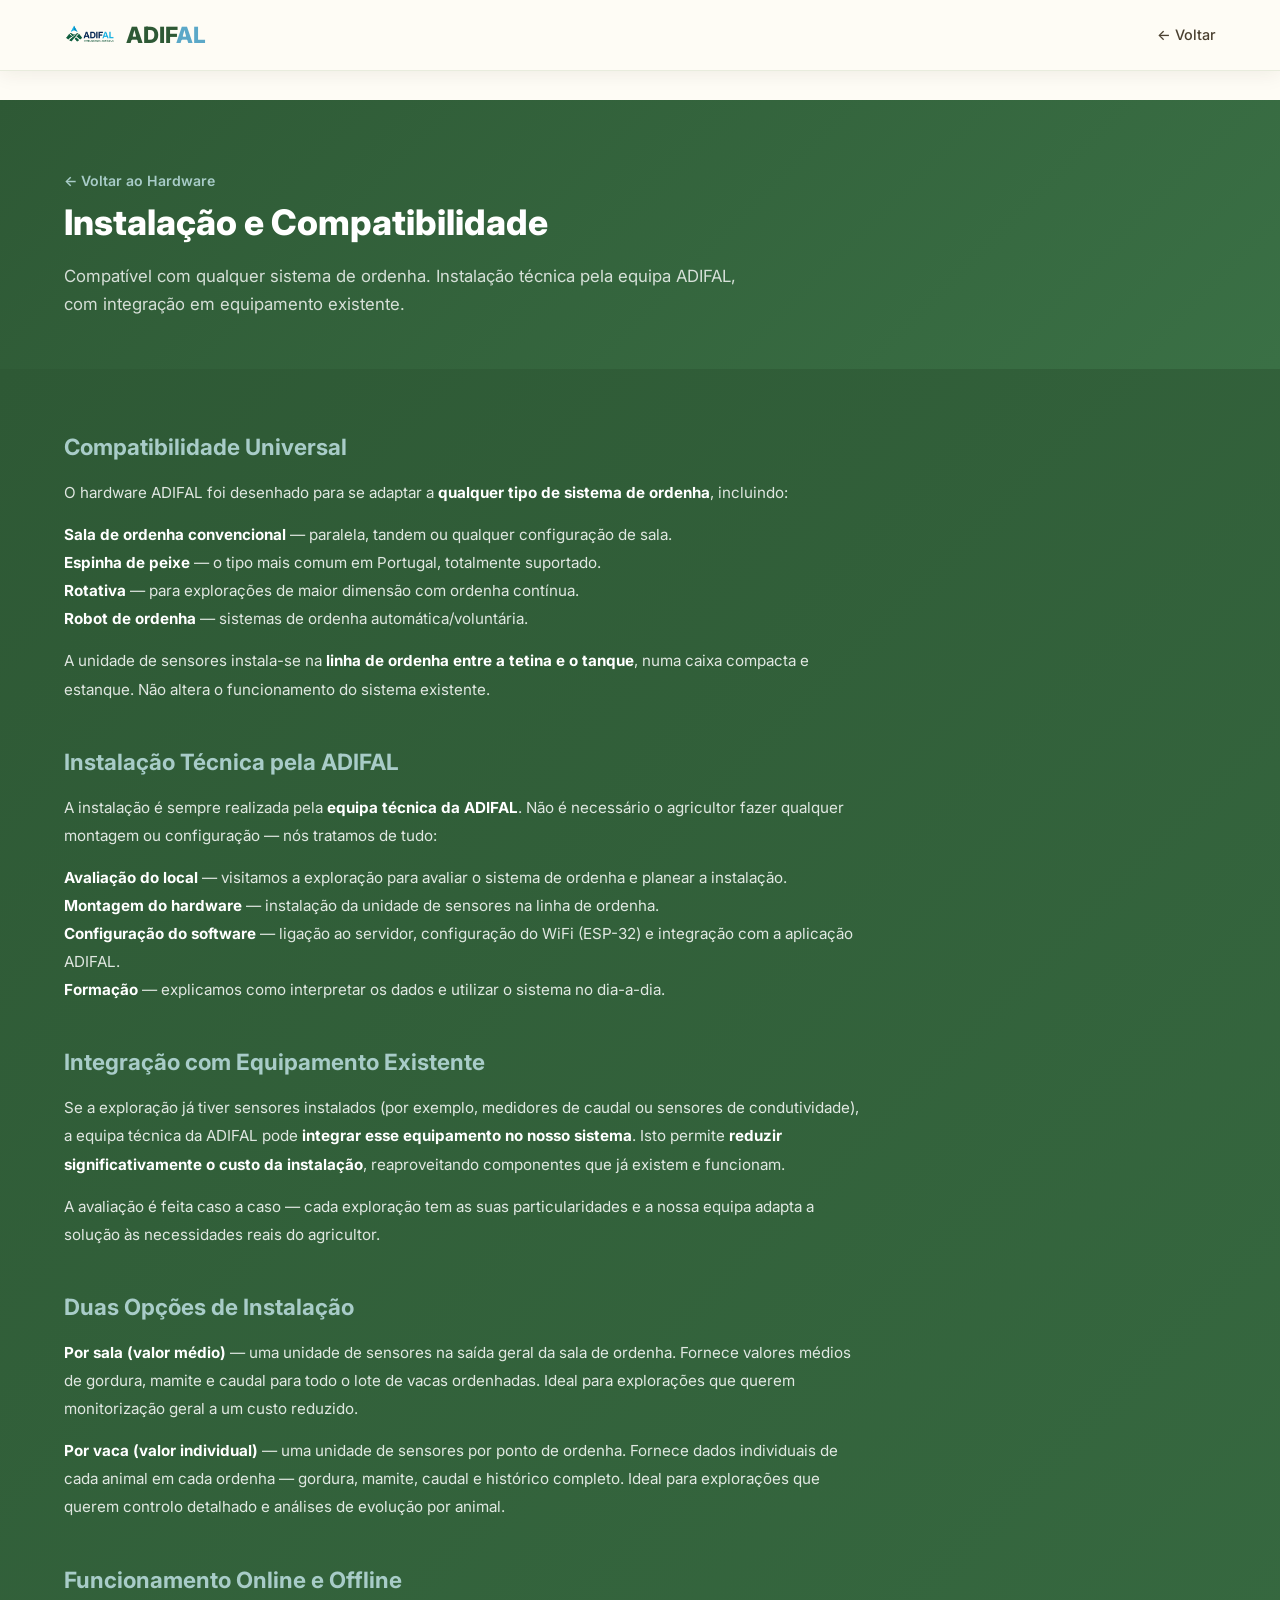
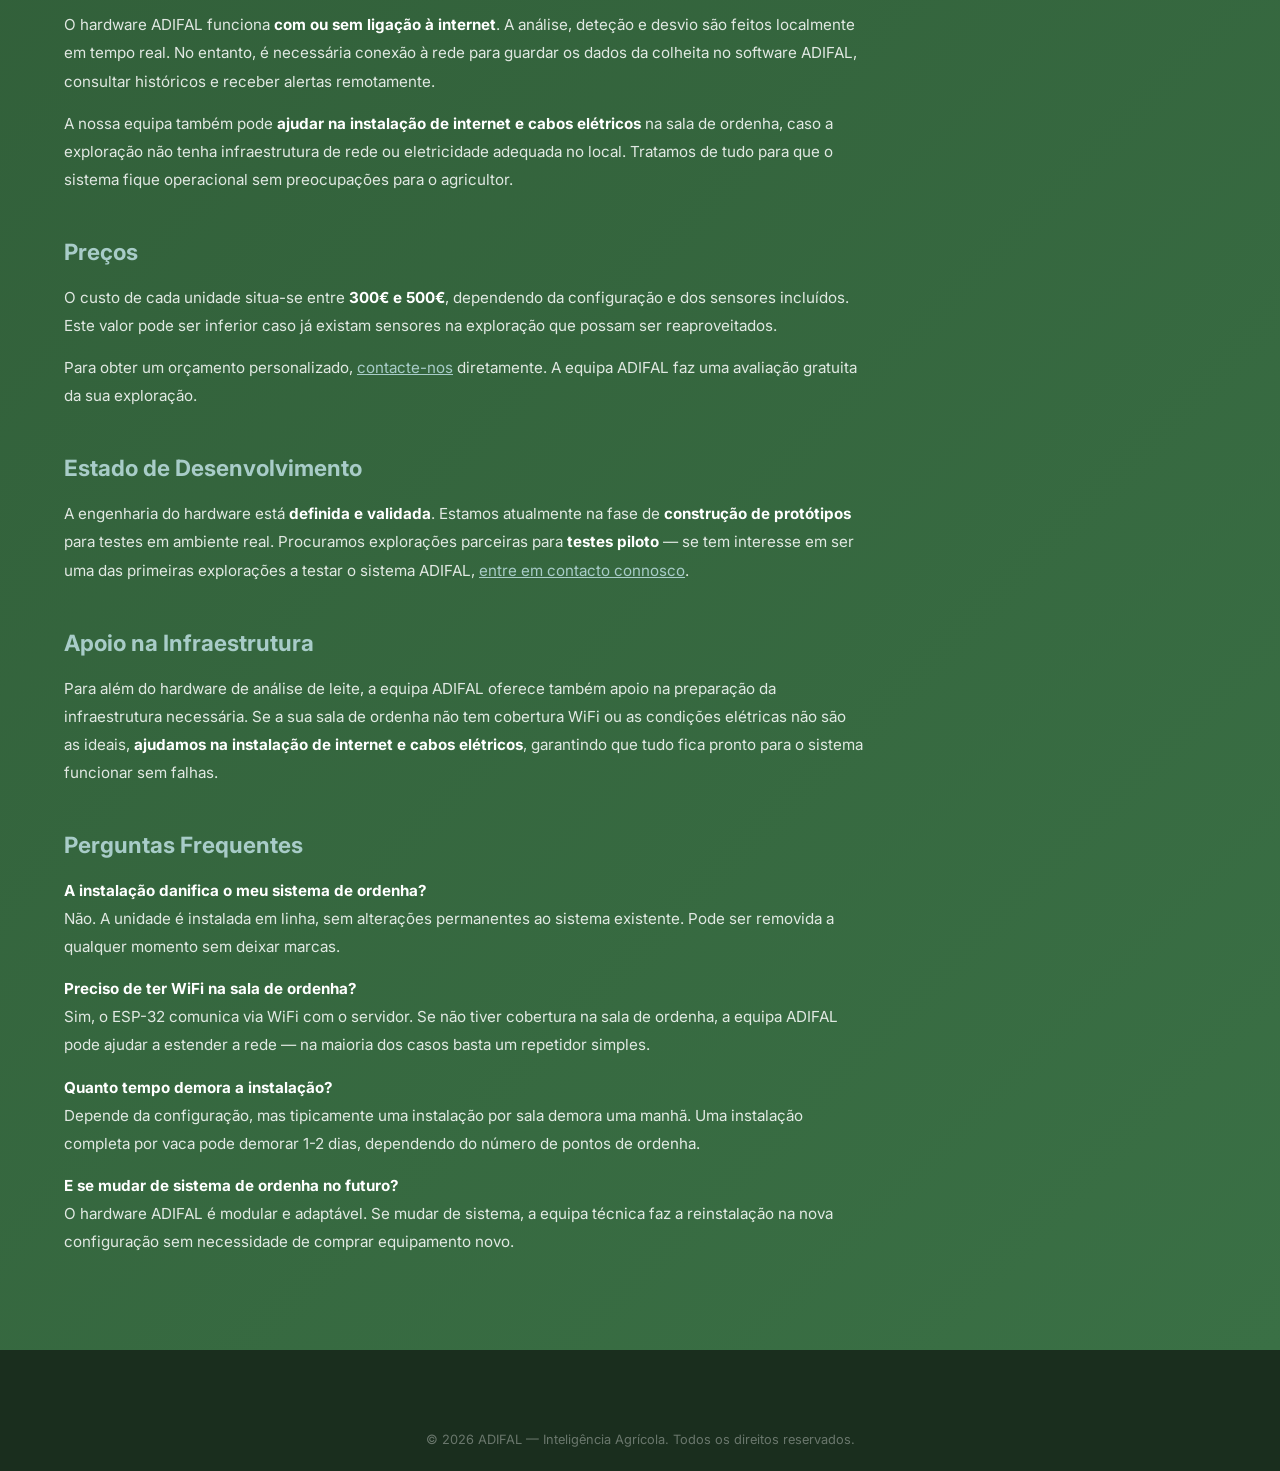
<file: pages/instalacao.html>
<!DOCTYPE html>
<html lang="pt">
<head>
    <meta charset="UTF-8">
    <meta name="viewport" content="width=device-width, initial-scale=1.0">
    <meta name="description" content="ADIFAL - Instalação, Compatibilidade e Preços. Hardware compatível com qualquer sistema de ordenha.">
    <title>Instalação e Compatibilidade | ADIFAL</title>
    <link rel="stylesheet" href="../css/style.css">
    <link rel="preconnect" href="https://fonts.googleapis.com">
    <link rel="preconnect" href="https://fonts.gstatic.com" crossorigin>
    <link href="https://fonts.googleapis.com/css2?family=Inter:wght@300;400;500;600;700;800&display=swap" rel="stylesheet">
</head>
<body class="hw-detail-page">

    <!-- NAVBAR -->
    <nav class="navbar scrolled" id="navbar">
        <div class="container nav-container">
            <a href="../index.html" class="nav-logo">
                <img src="../assets/images/logo-backgroundOFF.png" alt="ADIFAL" class="nav-logo-img">
                <span class="logo-text">ADIF<span class="logo-accent">AL</span></span>
            </a>
            <ul class="nav-links" id="navLinks">
                <li><a href="../index.html#hardware">&larr; Voltar</a></li>
            </ul>
        </div>
    </nav>

    <!-- HERO -->
    <div class="hw-detail-hero">
        <div class="container">
            <a href="../index.html#hardware" class="hw-back-link">&larr; Voltar ao Hardware</a>
            <h1>Instalação e Compatibilidade</h1>
            <p>Compatível com qualquer sistema de ordenha. Instalação técnica pela equipa ADIFAL, com integração em equipamento existente.</p>
        </div>
    </div>

    <!-- CONTEÚDO -->
    <div class="hw-detail-body">
        <div class="container">

            <h2>Compatibilidade Universal</h2>
            <p>
                O hardware ADIFAL foi desenhado para se adaptar a <strong>qualquer tipo de sistema de ordenha</strong>, incluindo:
            </p>
            <p>
                <strong>Sala de ordenha convencional</strong> — paralela, tandem ou qualquer configuração de sala.<br>
                <strong>Espinha de peixe</strong> — o tipo mais comum em Portugal, totalmente suportado.<br>
                <strong>Rotativa</strong> — para explorações de maior dimensão com ordenha contínua.<br>
                <strong>Robot de ordenha</strong> — sistemas de ordenha automática/voluntária.
            </p>
            <p>
                A unidade de sensores instala-se na <strong>linha de ordenha entre a tetina e o tanque</strong>, 
                numa caixa compacta e estanque. Não altera o funcionamento do sistema existente.
            </p>

            <h2>Instalação Técnica pela ADIFAL</h2>
            <p>
                A instalação é sempre realizada pela <strong>equipa técnica da ADIFAL</strong>. Não é necessário 
                o agricultor fazer qualquer montagem ou configuração — nós tratamos de tudo:
            </p>
            <p>
                <strong>Avaliação do local</strong> — visitamos a exploração para avaliar o sistema de ordenha e planear a instalação.<br>
                <strong>Montagem do hardware</strong> — instalação da unidade de sensores na linha de ordenha.<br>
                <strong>Configuração do software</strong> — ligação ao servidor, configuração do WiFi (ESP-32) e integração com a aplicação ADIFAL.<br>
                <strong>Formação</strong> — explicamos como interpretar os dados e utilizar o sistema no dia-a-dia.
            </p>

            <h2>Integração com Equipamento Existente</h2>
            <p>
                Se a exploração já tiver sensores instalados (por exemplo, medidores de caudal ou sensores de condutividade), 
                a equipa técnica da ADIFAL pode <strong>integrar esse equipamento no nosso sistema</strong>. 
                Isto permite <strong>reduzir significativamente o custo da instalação</strong>, reaproveitando 
                componentes que já existem e funcionam.
            </p>
            <p>
                A avaliação é feita caso a caso — cada exploração tem as suas particularidades e a nossa equipa 
                adapta a solução às necessidades reais do agricultor.
            </p>

            <h2>Duas Opções de Instalação</h2>
            <p>
                <strong>Por sala (valor médio)</strong> — uma unidade de sensores na saída geral da sala de ordenha. 
                Fornece valores médios de gordura, mamite e caudal para todo o lote de vacas ordenhadas. 
                Ideal para explorações que querem monitorização geral a um custo reduzido.
            </p>
            <p>
                <strong>Por vaca (valor individual)</strong> — uma unidade de sensores por ponto de ordenha. 
                Fornece dados individuais de cada animal em cada ordenha — gordura, mamite, caudal e histórico completo. 
                Ideal para explorações que querem controlo detalhado e análises de evolução por animal.
            </p>

            <h2>Funcionamento Online e Offline</h2>
            <p>
                O hardware ADIFAL funciona <strong>com ou sem ligação à internet</strong>. A análise, deteção e desvio 
                são feitos localmente em tempo real. No entanto, é necessária conexão à rede para guardar os dados 
                da colheita no software ADIFAL, consultar históricos e receber alertas remotamente.
            </p>
            <p>
                A nossa equipa também pode <strong>ajudar na instalação de internet e cabos elétricos</strong> na sala de ordenha, 
                caso a exploração não tenha infraestrutura de rede ou eletricidade adequada no local. 
                Tratamos de tudo para que o sistema fique operacional sem preocupações para o agricultor.
            </p>

            <h2>Preços</h2>
            <p>
                O custo de cada unidade situa-se entre <strong>300€ e 500€</strong>, dependendo da configuração 
                e dos sensores incluídos. Este valor pode ser inferior caso já existam sensores na exploração que possam ser reaproveitados.
            </p>
            <p>
                Para obter um orçamento personalizado, <a href="../index.html#contacto">contacte-nos</a> diretamente. 
                A equipa ADIFAL faz uma avaliação gratuita da sua exploração.
            </p>

            <h2>Estado de Desenvolvimento</h2>
            <p>
                A engenharia do hardware está <strong>definida e validada</strong>. Estamos atualmente na fase de 
                <strong>construção de protótipos</strong> para testes em ambiente real. 
                Procuramos explorações parceiras para <strong>testes piloto</strong> — se tem interesse em ser 
                uma das primeiras explorações a testar o sistema ADIFAL, 
                <a href="../index.html#contacto">entre em contacto connosco</a>.
            </p>

            <h2>Apoio na Infraestrutura</h2>
            <p>
                Para além do hardware de análise de leite, a equipa ADIFAL oferece também apoio na preparação 
                da infraestrutura necessária. Se a sua sala de ordenha não tem cobertura WiFi ou as condições 
                elétricas não são as ideais, <strong>ajudamos na instalação de internet e cabos elétricos</strong>, 
                garantindo que tudo fica pronto para o sistema funcionar sem falhas.
            </p>

            <h2>Perguntas Frequentes</h2>

            <p><strong>A instalação danifica o meu sistema de ordenha?</strong><br>
            Não. A unidade é instalada em linha, sem alterações permanentes ao sistema existente. 
            Pode ser removida a qualquer momento sem deixar marcas.</p>

            <p><strong>Preciso de ter WiFi na sala de ordenha?</strong><br>
            Sim, o ESP-32 comunica via WiFi com o servidor. Se não tiver cobertura na sala de ordenha, 
            a equipa ADIFAL pode ajudar a estender a rede — na maioria dos casos basta um repetidor simples.</p>

            <p><strong>Quanto tempo demora a instalação?</strong><br>
            Depende da configuração, mas tipicamente uma instalação por sala demora uma manhã. 
            Uma instalação completa por vaca pode demorar 1-2 dias, dependendo do número de pontos de ordenha.</p>

            <p><strong>E se mudar de sistema de ordenha no futuro?</strong><br>
            O hardware ADIFAL é modular e adaptável. Se mudar de sistema, a equipa técnica faz a reinstalação 
            na nova configuração sem necessidade de comprar equipamento novo.</p>

        </div>
    </div>

    <!-- FOOTER -->
    <footer class="footer">
        <div class="container">
            <div class="footer-bottom">
                <p>&copy; 2026 ADIFAL — Inteligência Agrícola. Todos os direitos reservados.</p>
            </div>
        </div>
    </footer>

</body>
</html>
</file>
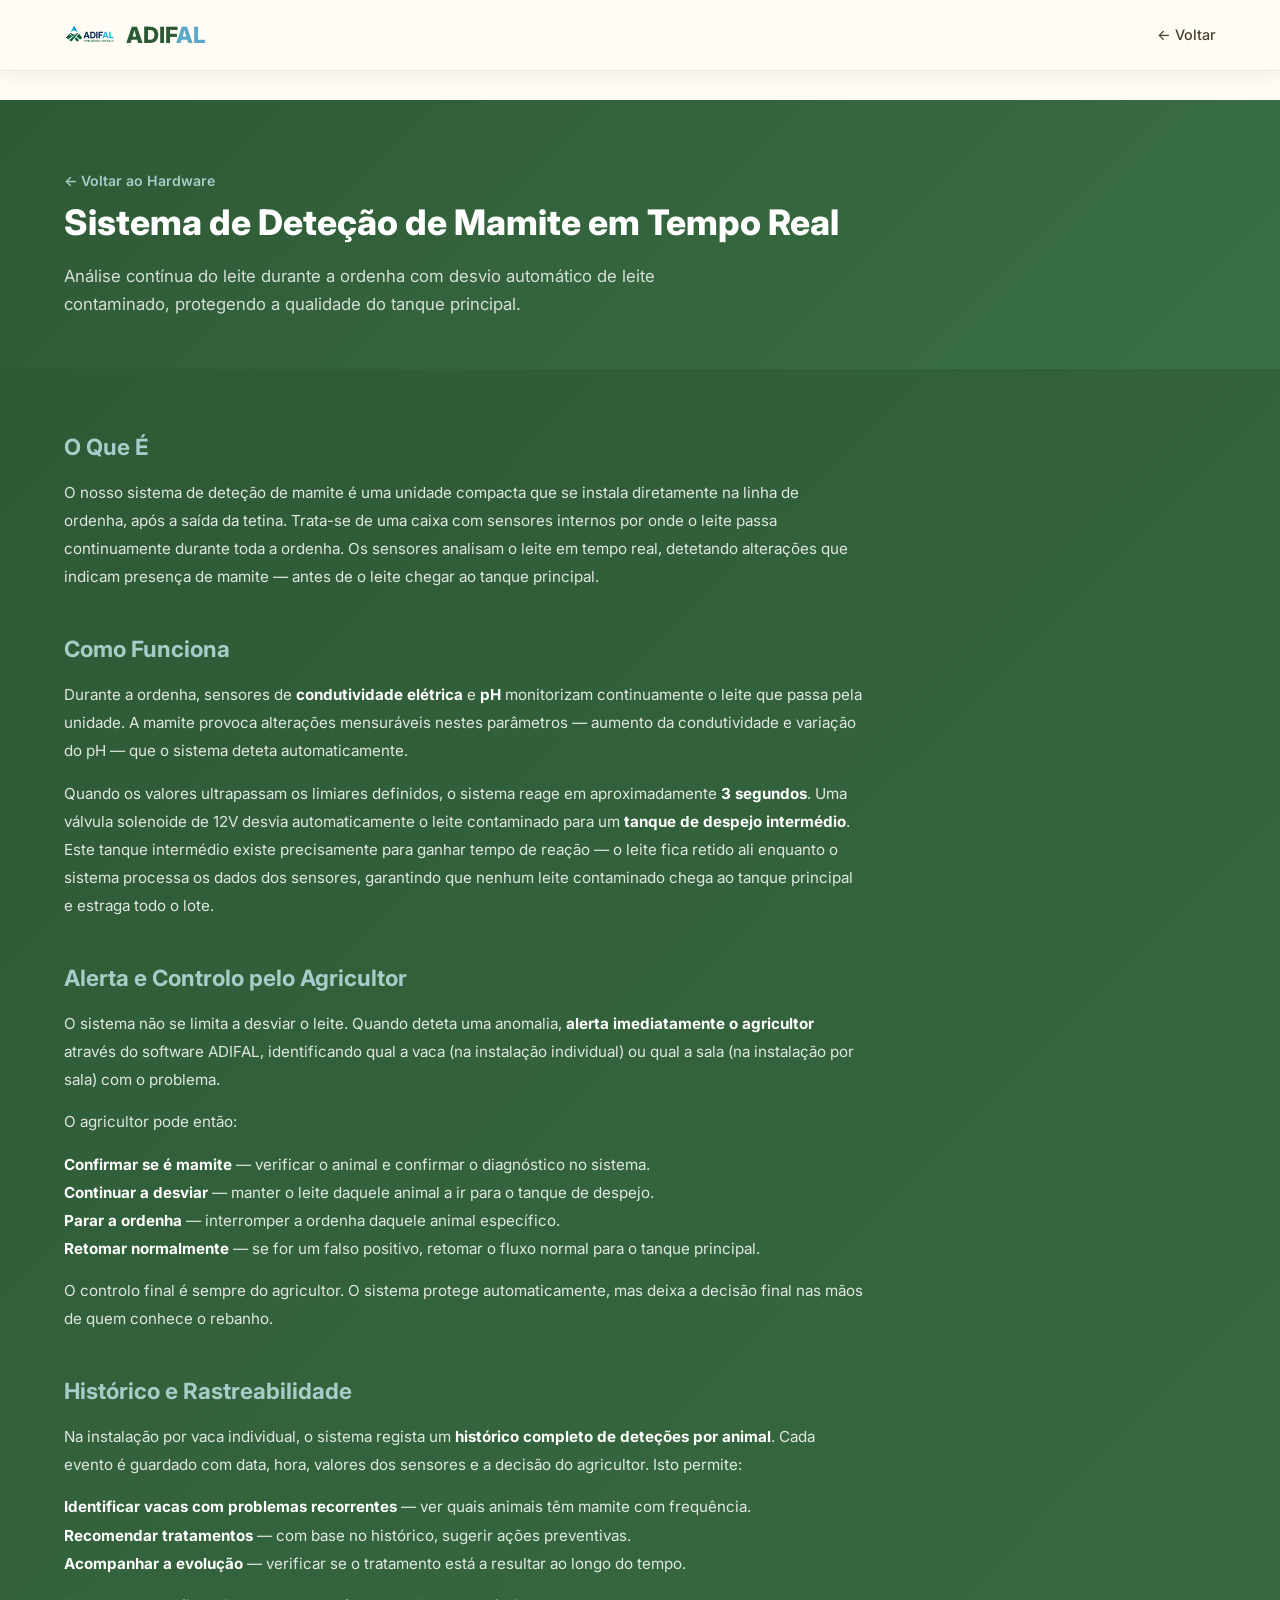
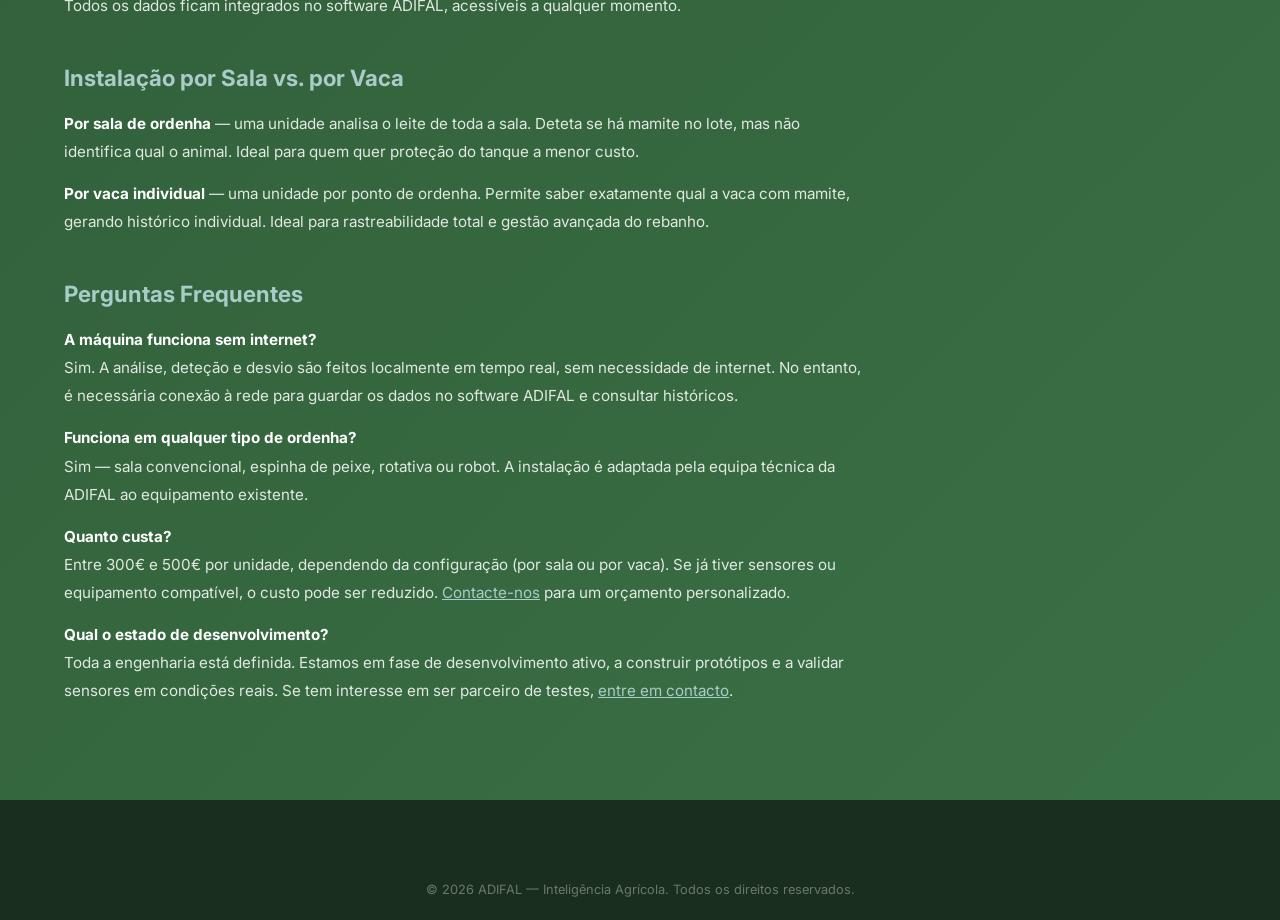
<file: pages/mamite.html>
<!DOCTYPE html>
<html lang="pt">
<head>
    <meta charset="UTF-8">
    <meta name="viewport" content="width=device-width, initial-scale=1.0">
    <meta name="description" content="ADIFAL - Sistema de Deteção de Mamite em Tempo Real. Análise contínua do leite com desvio automático.">
    <title>Deteção de Mamite em Tempo Real | ADIFAL</title>
    <link rel="stylesheet" href="../css/style.css">
    <link rel="preconnect" href="https://fonts.googleapis.com">
    <link rel="preconnect" href="https://fonts.gstatic.com" crossorigin>
    <link href="https://fonts.googleapis.com/css2?family=Inter:wght@300;400;500;600;700;800&display=swap" rel="stylesheet">
</head>
<body class="hw-detail-page">

    <!-- NAVBAR -->
    <nav class="navbar scrolled" id="navbar">
        <div class="container nav-container">
            <a href="../index.html" class="nav-logo">
                <img src="../assets/images/logo-backgroundOFF.png" alt="ADIFAL" class="nav-logo-img">
                <span class="logo-text">ADIF<span class="logo-accent">AL</span></span>
            </a>
            <ul class="nav-links" id="navLinks">
                <li><a href="../index.html#hardware">&larr; Voltar</a></li>
            </ul>
        </div>
    </nav>

    <!-- HERO -->
    <div class="hw-detail-hero">
        <div class="container">
            <a href="../index.html#hardware" class="hw-back-link">&larr; Voltar ao Hardware</a>
            <h1>Sistema de Deteção de Mamite em Tempo Real</h1>
            <p>Análise contínua do leite durante a ordenha com desvio automático de leite contaminado, protegendo a qualidade do tanque principal.</p>
        </div>
    </div>

    <!-- CONTEÚDO -->
    <div class="hw-detail-body">
        <div class="container">

            <h2>O Que É</h2>
            <p>
                O nosso sistema de deteção de mamite é uma unidade compacta que se instala diretamente na linha de ordenha, 
                após a saída da tetina. Trata-se de uma caixa com sensores internos por onde o leite passa continuamente 
                durante toda a ordenha. Os sensores analisam o leite em tempo real, detetando alterações que indicam 
                presença de mamite — antes de o leite chegar ao tanque principal.
            </p>

            <h2>Como Funciona</h2>
            <p>
                Durante a ordenha, sensores de <strong>condutividade elétrica</strong> e <strong>pH</strong> monitorizam 
                continuamente o leite que passa pela unidade. A mamite provoca alterações mensuráveis nestes parâmetros — 
                aumento da condutividade e variação do pH — que o sistema deteta automaticamente.
            </p>
            <p>
                Quando os valores ultrapassam os limiares definidos, o sistema reage em aproximadamente <strong>3 segundos</strong>. 
                Uma válvula solenoide de 12V desvia automaticamente o leite contaminado para um <strong>tanque de despejo intermédio</strong>. 
                Este tanque intermédio existe precisamente para ganhar tempo de reação — o leite fica retido ali enquanto o sistema 
                processa os dados dos sensores, garantindo que nenhum leite contaminado chega ao tanque principal e estraga todo o lote.
            </p>

            <h2>Alerta e Controlo pelo Agricultor</h2>
            <p>
                O sistema não se limita a desviar o leite. Quando deteta uma anomalia, <strong>alerta imediatamente o agricultor</strong> 
                através do software ADIFAL, identificando qual a vaca (na instalação individual) ou qual a sala (na instalação por sala) 
                com o problema.
            </p>
            <p>
                O agricultor pode então:
            </p>
            <p>
                <strong>Confirmar se é mamite</strong> — verificar o animal e confirmar o diagnóstico no sistema.<br>
                <strong>Continuar a desviar</strong> — manter o leite daquele animal a ir para o tanque de despejo.<br>
                <strong>Parar a ordenha</strong> — interromper a ordenha daquele animal específico.<br>
                <strong>Retomar normalmente</strong> — se for um falso positivo, retomar o fluxo normal para o tanque principal.
            </p>
            <p>
                O controlo final é sempre do agricultor. O sistema protege automaticamente, mas deixa a decisão final nas mãos de quem conhece o rebanho.
            </p>

            <h2>Histórico e Rastreabilidade</h2>
            <p>
                Na instalação por vaca individual, o sistema regista um <strong>histórico completo de deteções por animal</strong>. 
                Cada evento é guardado com data, hora, valores dos sensores e a decisão do agricultor. 
                Isto permite:
            </p>
            <p>
                <strong>Identificar vacas com problemas recorrentes</strong> — ver quais animais têm mamite com frequência.<br>
                <strong>Recomendar tratamentos</strong> — com base no histórico, sugerir ações preventivas.<br>
                <strong>Acompanhar a evolução</strong> — verificar se o tratamento está a resultar ao longo do tempo.
            </p>
            <p>
                Todos os dados ficam integrados no software ADIFAL, acessíveis a qualquer momento.
            </p>

            <h2>Instalação por Sala vs. por Vaca</h2>
            <p>
                <strong>Por sala de ordenha</strong> — uma unidade analisa o leite de toda a sala. Deteta se há mamite no lote, 
                mas não identifica qual o animal. Ideal para quem quer proteção do tanque a menor custo.
            </p>
            <p>
                <strong>Por vaca individual</strong> — uma unidade por ponto de ordenha. Permite saber exatamente qual a vaca 
                com mamite, gerando histórico individual. Ideal para rastreabilidade total e gestão avançada do rebanho.
            </p>

            <h2>Perguntas Frequentes</h2>

            <p><strong>A máquina funciona sem internet?</strong><br>
            Sim. A análise, deteção e desvio são feitos localmente em tempo real, sem necessidade de internet. 
            No entanto, é necessária conexão à rede para guardar os dados no software ADIFAL e consultar históricos.</p>

            <p><strong>Funciona em qualquer tipo de ordenha?</strong><br>
            Sim — sala convencional, espinha de peixe, rotativa ou robot. A instalação é adaptada pela equipa técnica da ADIFAL ao equipamento existente.</p>

            <p><strong>Quanto custa?</strong><br>
            Entre 300€ e 500€ por unidade, dependendo da configuração (por sala ou por vaca). 
            Se já tiver sensores ou equipamento compatível, o custo pode ser reduzido. 
            <a href="../index.html#contacto">Contacte-nos</a> para um orçamento personalizado.</p>

            <p><strong>Qual o estado de desenvolvimento?</strong><br>
            Toda a engenharia está definida. Estamos em fase de desenvolvimento ativo, a construir protótipos e a validar sensores em condições reais. 
            Se tem interesse em ser parceiro de testes, <a href="../index.html#contacto">entre em contacto</a>.</p>

        </div>
    </div>

    <!-- FOOTER -->
    <footer class="footer">
        <div class="container">
            <div class="footer-bottom">
                <p>&copy; 2026 ADIFAL — Inteligência Agrícola. Todos os direitos reservados.</p>
            </div>
        </div>
    </footer>

</body>
</html>
</file>
<file: css/style.css>
/* ============================================================
   ADIFAL — Website Styles
   Paleta Pastoral: Verde #2E5935, Cream #FEFCF5, Teal #A8CCC8
   ============================================================ */

/* === RESET & BASE === */
*, *::before, *::after {
    margin: 0;
    padding: 0;
    box-sizing: border-box;
}

html {
    scroll-behavior: smooth;
    font-size: 16px;
}

body {
    font-family: 'Inter', -apple-system, BlinkMacSystemFont, 'Segoe UI', sans-serif;
    color: #2D2418;
    background-color: #FEFCF5;
    line-height: 1.6;
    overflow-x: hidden;
}

a {
    text-decoration: none;
    color: inherit;
    transition: color 0.3s ease;
}

ul {
    list-style: none;
}

img {
    max-width: 100%;
    height: auto;
}

/* === CONTAINER === */
.container {
    max-width: 1200px;
    margin: 0 auto;
    padding: 0 24px;
}

/* === NAVBAR === */
.navbar {
    position: fixed;
    top: 0;
    left: 0;
    right: 0;
    z-index: 1000;
    background: rgba(254, 252, 245, 0.85);
    backdrop-filter: blur(20px);
    -webkit-backdrop-filter: blur(20px);
    border-bottom: 1px solid rgba(200, 212, 184, 0.4);
    transition: all 0.3s ease;
}

.navbar.scrolled {
    background: rgba(254, 252, 245, 0.95);
    box-shadow: 0 2px 20px rgba(45, 36, 24, 0.08);
}

.nav-container {
    display: flex;
    align-items: center;
    justify-content: space-between;
    height: 70px;
}

.nav-logo {
    display: flex;
    align-items: center;
    gap: 8px;
    font-weight: 800;
    font-size: 1.4rem;
}

.nav-logo-img {
    height: 36px;
    width: auto;
    object-fit: contain;
}

.logo-icon {
    font-size: 1.5rem;
}

.logo-text {
    color: #2E5935;
}

.logo-accent {
    color: #5BA8C8;
}

.nav-links {
    display: flex;
    align-items: center;
    gap: 32px;
}

.nav-links a {
    font-size: 0.9rem;
    font-weight: 500;
    color: #4A4030;
    position: relative;
    padding: 4px 0;
}

.nav-links a::after {
    content: '';
    position: absolute;
    bottom: -2px;
    left: 0;
    width: 0;
    height: 2px;
    background: #2E5935;
    border-radius: 2px;
    transition: width 0.3s ease;
}

.nav-links a:hover::after {
    width: 100%;
}

.nav-links a:hover {
    color: #2E5935;
}

/* Hamburger */
.nav-toggle {
    display: none;
    flex-direction: column;
    gap: 5px;
    background: none;
    border: none;
    cursor: pointer;
    padding: 4px;
}

.nav-toggle span {
    display: block;
    width: 24px;
    height: 2px;
    background: #2D2418;
    border-radius: 2px;
    transition: all 0.3s ease;
}

.nav-toggle.active span:nth-child(1) {
    transform: rotate(45deg) translate(5px, 5px);
}

.nav-toggle.active span:nth-child(2) {
    opacity: 0;
}

.nav-toggle.active span:nth-child(3) {
    transform: rotate(-45deg) translate(5px, -5px);
}

/* === HERO === */
.hero {
    position: relative;
    min-height: 100vh;
    display: flex;
    align-items: center;
    background: linear-gradient(135deg, #1a3d20 0%, #2E5935 30%, #3a7045 60%, #2E5935 100%);
    overflow: hidden;
    padding-top: 70px;
}

.hero-bg-overlay {
    position: absolute;
    inset: 0;
    background: 
        radial-gradient(ellipse at 20% 50%, rgba(168, 204, 200, 0.15) 0%, transparent 60%),
        radial-gradient(ellipse at 80% 20%, rgba(91, 168, 200, 0.1) 0%, transparent 50%),
        radial-gradient(ellipse at 50% 100%, rgba(0, 0, 0, 0.2) 0%, transparent 50%);
}

.hero-content {
    position: relative;
    z-index: 2;
    text-align: center;
    padding: 60px 0 120px;
}

.hero-badge {
    display: inline-block;
    padding: 8px 20px;
    background: rgba(255, 255, 255, 0.1);
    border: 1px solid rgba(255, 255, 255, 0.2);
    border-radius: 50px;
    color: #C8E6B0;
    font-size: 0.85rem;
    font-weight: 500;
    margin-bottom: 28px;
    backdrop-filter: blur(4px);
}

.hero-title {
    font-size: 3.5rem;
    font-weight: 800;
    color: white;
    line-height: 1.15;
    margin-bottom: 20px;
}

.hero-title-accent {
    color: #A8CCC8;
}

.hero-subtitle {
    font-size: 1.15rem;
    color: rgba(255, 255, 255, 0.75);
    max-width: 600px;
    margin: 0 auto 36px;
    line-height: 1.7;
}

.hero-actions {
    display: flex;
    gap: 16px;
    justify-content: center;
    flex-wrap: wrap;
    margin-bottom: 50px;
}

.hero-stats {
    display: flex;
    align-items: center;
    justify-content: center;
    gap: 32px;
    flex-wrap: wrap;
}

.stat {
    text-align: center;
}

.stat-number {
    display: block;
    font-size: 1.8rem;
    font-weight: 800;
    color: white;
}

.stat-label {
    font-size: 0.8rem;
    color: rgba(255, 255, 255, 0.55);
    font-weight: 500;
}

.stat-divider {
    width: 1px;
    height: 40px;
    background: rgba(255, 255, 255, 0.15);
}

.hero-wave {
    position: absolute;
    bottom: -11px;
    left: 0;
    width: 100%;
    overflow: hidden;
    z-index: 3;
}

.hero-wave svg {
    display: block;
    width: 200%;
    height: 140px;
    will-change: transform;
}

/* === BUTTONS === */
.btn {
    display: inline-flex;
    align-items: center;
    gap: 8px;
    padding: 12px 28px;
    border-radius: 10px;
    font-weight: 600;
    font-size: 0.95rem;
    border: 2px solid transparent;
    cursor: pointer;
    transition: all 0.3s ease;
}

.btn-primary {
    background: #2E5935;
    color: white;
    border-color: #2E5935;
}

.btn-primary:hover {
    background: #3a7045;
    border-color: #3a7045;
    transform: translateY(-2px);
    box-shadow: 0 8px 25px rgba(46, 89, 53, 0.3);
}

.btn-outline {
    background: transparent;
    color: white;
    border-color: rgba(255, 255, 255, 0.35);
}

.btn-outline:hover {
    background: rgba(255, 255, 255, 0.1);
    border-color: rgba(255, 255, 255, 0.6);
    transform: translateY(-2px);
}

.btn-lg {
    padding: 14px 34px;
    font-size: 1rem;
}

.btn-icon {
    font-size: 1.1rem;
}

/* === SECTIONS === */
.section {
    padding: 100px 0;
}

.section-cream {
    background: #FEFCF5;
}

.section-white {
    background: #F5F2EB;
}

.section-green {
    background: linear-gradient(135deg, #111111, #1e1e1e);
    color: white;
}

.section-header {
    text-align: center;
    margin-bottom: 60px;
}

.section-tag {
    display: inline-block;
    font-size: 0.8rem;
    font-weight: 700;
    text-transform: uppercase;
    letter-spacing: 2px;
    color: #5B9A3A;
    margin-bottom: 12px;
}

.section-tag-light {
    color: #A8CCC8;
}

.section-title {
    font-size: 2.5rem;
    font-weight: 800;
    color: #2D2418;
    margin-bottom: 16px;
}

.section-header-light .section-title {
    color: white;
}

.section-subtitle {
    font-size: 1.05rem;
    color: #6B5E4A;
    max-width: 600px;
    margin: 0 auto;
    line-height: 1.7;
}

.section-header-light .section-subtitle {
    color: rgba(255, 255, 255, 0.7);
}

/* === ABOUT === */
.about-grid {
    display: grid;
    grid-template-columns: repeat(3, 1fr);
    gap: 28px;
    margin-bottom: 50px;
}

.about-card {
    background: white;
    border-radius: 16px;
    padding: 36px 28px;
    text-align: center;
    border: 1px solid #E8E2D5;
    transition: all 0.3s ease;
}

.about-card:hover {
    transform: translateY(-4px);
    box-shadow: 0 12px 30px rgba(45, 36, 24, 0.08);
    border-color: #C8D4B8;
}

.about-icon {
    font-size: 2.5rem;
    margin-bottom: 16px;
}

.about-icon-img {
    width: 90px;
    height: 90px;
    object-fit: contain;
}

.about-card h3 {
    font-size: 1.15rem;
    font-weight: 700;
    color: #2E5935;
    margin-bottom: 10px;
}

.about-card p {
    font-size: 0.9rem;
    color: #6B5E4A;
    line-height: 1.6;
}

/* ADIFAL Meaning */
.about-meaning {
    background: white;
    border-radius: 16px;
    padding: 40px;
    border: 1px solid #E8E2D5;
    text-align: center;
}

.meaning-title {
    font-size: 1.2rem;
    font-weight: 700;
    color: #2E5935;
    margin-bottom: 24px;
}

.meaning-grid {
    display: flex;
    justify-content: center;
    gap: 12px;
    flex-wrap: wrap;
}

.meaning-item {
    display: flex;
    flex-direction: column;
    align-items: center;
    gap: 6px;
    min-width: 120px;
}

.meaning-letter {
    display: flex;
    align-items: center;
    justify-content: center;
    width: 50px;
    height: 50px;
    border-radius: 12px;
    background: #2E5935;
    color: white;
    font-weight: 800;
    font-size: 1.4rem;
}

.meaning-letter.highlight {
    background: #5BA8C8;
}

.meaning-word {
    font-size: 0.8rem;
    font-weight: 600;
    color: #6B5E4A;
}

.meaning-detail {
    font-size: 0.7rem;
    color: #8A7E6A;
    font-weight: 400;
}

.meaning-desc {
    font-size: 0.9rem;
    color: #6B5E4A;
    margin-bottom: 20px;
}

/* === FEATURES === */
.features-grid {
    display: grid;
    grid-template-columns: repeat(3, 1fr);
    gap: 28px;
}

.feature-card {
    background: white;
    border-radius: 16px;
    padding: 32px 28px;
    border: 1px solid #E8E2D5;
    transition: all 0.3s ease;
}

.feature-card:hover {
    transform: translateY(-4px);
    box-shadow: 0 12px 30px rgba(45, 36, 24, 0.08);
    border-color: #C8D4B8;
}

.feature-icon {
    font-size: 2.2rem;
    margin-bottom: 16px;
}

.feature-icon-img {
    width: 80px;
    height: 80px;
    object-fit: contain;
}

.feature-card h3 {
    font-size: 1.1rem;
    font-weight: 700;
    color: #2E5935;
    margin-bottom: 10px;
}

.feature-card p {
    font-size: 0.88rem;
    color: #6B5E4A;
    line-height: 1.6;
    margin-bottom: 16px;
}

.feature-list {
    list-style: none;
}

.feature-list li {
    font-size: 0.82rem;
    color: #4A4030;
    padding: 5px 0;
    padding-left: 20px;
    position: relative;
}

.feature-list li::before {
    content: '✓';
    position: absolute;
    left: 0;
    color: #5B9A3A;
    font-weight: 700;
}

/* === HARDWARE / MÁQUINAS (Button Cards) === */
.hardware-buttons-grid {
    display: grid;
    grid-template-columns: repeat(3, 1fr);
    gap: 24px;
    max-width: 1100px;
    margin: 0 auto;
}

.hw-button-card {
    display: flex;
    flex-direction: column;
    background: rgba(255, 255, 255, 0.08);
    border: 1px solid rgba(255, 255, 255, 0.18);
    border-radius: 14px;
    padding: 32px 28px;
    text-decoration: none;
    color: white;
    transition: all 0.3s ease;
    cursor: pointer;
}

.hw-button-card:hover {
    background: rgba(255, 255, 255, 0.16);
    border-color: rgba(255, 255, 255, 0.35);
    transform: translateY(-6px);
    box-shadow: 0 16px 40px rgba(0, 0, 0, 0.25);
}

.hw-button-card h3 {
    font-size: 1.15rem;
    font-weight: 700;
    margin: 0 0 12px 0;
    color: white;
}

.hw-button-card p {
    font-size: 0.9rem;
    color: rgba(255, 255, 255, 0.72);
    line-height: 1.7;
    margin: 0;
    flex: 1;
}

.hw-button-cta {
    display: inline-block;
    margin-top: 20px;
    font-size: 0.88rem;
    font-weight: 600;
    color: #A8CCC8;
    letter-spacing: 0.3px;
    transition: color 0.2s ease;
}

.hw-button-card:hover .hw-button-cta {
    color: white;
}

/* hw-button-card on light (cream) backgrounds */
.section-cream .hw-button-card {
    background: #DFF0D8;
    border: 1px solid #C5DFB8;
    color: #2D2D2D;
    box-shadow: 0 8px 30px rgba(45, 90, 45, 0.08);
    border-radius: 20px;
}

.section-cream .hw-button-card:hover {
    background: #D0E9C6;
    border-color: #A8CC98;
    box-shadow: 0 12px 40px rgba(45, 90, 45, 0.14);
    transform: translateY(-6px);
}

.section-cream .hw-button-card h3 {
    color: #1F3D22;
    font-size: 1.15rem;
    font-weight: 800;
}

.section-cream .hw-button-card p {
    color: #3A3A3A;
    line-height: 1.7;
}

.section-cream .hw-button-cta {
    color: #2E6B30;
    font-weight: 700;
}

.section-cream .hw-button-card:hover .hw-button-cta {
    color: #1A4A1C;
}

/* Funcionalidades - "e muito mais" expand card */
.func-mais-card {
    cursor: pointer;
    text-align: center;
    justify-content: center;
    align-items: center;
    user-select: none;
}

.section-cream .func-mais-card {
    border-style: dashed;
    opacity: 0.82;
}

.section-cream .func-mais-card:hover {
    opacity: 1;
    border-style: solid;
}

#funcExtras {
    display: contents;
}

/* === HW DETAIL PAGES === */
.hw-detail-page {
    padding-top: 100px;
}

.hw-detail-hero {
    background: linear-gradient(135deg, #2E5935, #3a7045);
    padding: 60px 0 50px;
    color: white;
}

.hw-detail-hero h1 {
    font-size: 2.2rem;
    font-weight: 800;
    margin: 0 0 12px 0;
}

.hw-detail-hero p {
    font-size: 1.05rem;
    color: rgba(255, 255, 255, 0.8);
    max-width: 700px;
    line-height: 1.7;
}

.hw-detail-body {
    padding: 60px 0 80px;
    background: linear-gradient(135deg, #2E5935, #3a7045);
    color: white;
}

.hw-detail-body h2 {
    font-size: 1.4rem;
    font-weight: 700;
    color: #A8CCC8;
    margin: 40px 0 14px 0;
}

.hw-detail-body h2:first-child {
    margin-top: 0;
}

.hw-detail-body p {
    font-size: 0.95rem;
    color: rgba(255, 255, 255, 0.85);
    line-height: 1.85;
    margin: 0 0 14px 0;
    max-width: 800px;
}

.hw-detail-body a {
    color: #A8CCC8;
    text-decoration: underline;
}

.hw-detail-body a:hover {
    color: white;
}

.hw-detail-body strong {
    color: white;
}

.hw-back-link {
    display: inline-block;
    margin-top: 10px;
    font-size: 0.88rem;
    font-weight: 600;
    color: #A8CCC8;
    text-decoration: none;
    transition: color 0.2s;
}

.hw-back-link:hover {
    color: white;
}

/* === SCREENSHOTS === */
.screenshots-carousel-wrap {
    display: flex;
    flex-direction: column;
    align-items: center;
    gap: 20px;
}

.screenshot-frame {
    background: #1a1a2e;
    border-radius: 12px;
    overflow: hidden;
    max-width: 800px;
    width: 100%;
    box-shadow: 0 20px 60px rgba(0, 0, 0, 0.3);
}

.screenshot-titlebar {
    display: flex;
    align-items: center;
    gap: 8px;
    padding: 12px 16px;
    background: #2a2a3e;
}

.dot {
    width: 12px;
    height: 12px;
    border-radius: 50%;
}

.dot.red { background: #ff5f56; }
.dot.yellow { background: #ffbd2e; }
.dot.green { background: #27c93f; }

.titlebar-text {
    margin-left: 12px;
    font-size: 0.8rem;
    color: rgba(255, 255, 255, 0.5);
}

.screenshot-body {
    padding: 0;
    text-align: center;
    background: #1a1a2e;
    position: relative;
}

.screenshot-img {
    width: 100%;
    height: auto;
    display: block;
}

/* Carousel */
.carousel {
    position: relative;
    overflow: hidden;
}

.carousel-track {
    display: flex;
    transition: transform 0.45s cubic-bezier(0.4, 0, 0.2, 1);
    will-change: transform;
}

.carousel-slide {
    flex: 0 0 100%;
    width: 100%;
    height: auto;
    display: block;
}

.carousel-btn {
    position: absolute;
    top: 50%;
    transform: translateY(-50%);
    background: rgba(0, 0, 0, 0.45);
    color: #fff;
    border: none;
    border-radius: 50%;
    width: 44px;
    height: 44px;
    font-size: 1.6rem;
    cursor: pointer;
    z-index: 10;
    display: flex;
    align-items: center;
    justify-content: center;
    transition: background 0.2s;
}

.carousel-btn:hover {
    background: rgba(0, 0, 0, 0.72);
}

.carousel-prev { left: 10px; }
.carousel-next { right: 10px; }

.carousel-dots {
    display: flex;
    gap: 10px;
}

.carousel-dot {
    width: 10px;
    height: 10px;
    border-radius: 50%;
    border: none;
    background: rgba(255, 255, 255, 0.4);
    cursor: pointer;
    padding: 0;
    transition: background 0.2s;
}

.carousel-dot.active {
    background: #fff;
    transform: scale(1.3);
}

.screenshot-notice {
    font-size: 1.3rem;
    color: rgba(255, 255, 255, 0.6);
    margin-bottom: 8px;
}

.screenshot-sub {
    font-size: 0.9rem;
    color: rgba(255, 255, 255, 0.3);
}

/* === DOWNLOAD === */
.download-cards-grid {
    display: grid;
    grid-template-columns: 1fr 1fr;
    gap: 24px;
}

.download-card {
    display: grid;
    grid-template-columns: 1fr 1fr;
    gap: 40px;
    background: white;
    border-radius: 20px;
    padding: 48px;
    border: 1px solid #E8E2D5;
    box-shadow: 0 8px 30px rgba(45, 36, 24, 0.06);
}

.download-card-mobile {
    border-color: #5B9A3A;
    border-width: 2px;
}

.version-badge-mobile {
    background: #2563eb;
}

.download-btn-mobile {
    background: #2563eb;
}

.download-btn-mobile:hover {
    background: #1d4ed8;
}

.future-badge-green {
    background: #5B9A3A;
    color: white;
    padding: 4px 10px;
    border-radius: 6px;
    font-size: 0.7rem;
    font-weight: 700;
    letter-spacing: 0.5px;
}

.download-version {
    display: flex;
    align-items: center;
    gap: 12px;
    margin-bottom: 24px;
}

.version-badge {
    display: inline-block;
    padding: 4px 12px;
    background: #5B9A3A;
    color: white;
    font-size: 0.7rem;
    font-weight: 800;
    letter-spacing: 1px;
    border-radius: 6px;
}

.download-version h3 {
    font-size: 1.3rem;
    font-weight: 700;
    color: #2D2418;
}

.download-meta {
    display: grid;
    grid-template-columns: 1fr 1fr;
    gap: 16px;
    margin-bottom: 28px;
}

.meta-item {
    padding: 12px 16px;
    background: #F5F2EB;
    border-radius: 10px;
}

.meta-label {
    display: block;
    font-size: 0.7rem;
    font-weight: 700;
    text-transform: uppercase;
    letter-spacing: 1px;
    color: #8A7E6A;
    margin-bottom: 4px;
}

.meta-value {
    font-size: 0.9rem;
    font-weight: 600;
    color: #2D2418;
}

.download-free {
    color: #5B9A3A;
}

.download-btn {
    width: 100%;
    justify-content: center;
    font-size: 1.05rem;
    padding: 16px;
}

.download-note {
    font-size: 0.75rem;
    color: #8A7E6A;
    margin-top: 12px;
    text-align: center;
}

/* Install Steps */
.download-requirements h4 {
    font-size: 1.1rem;
    font-weight: 700;
    color: #2E5935;
    margin-bottom: 24px;
}

.install-steps {
    list-style: none;
    display: flex;
    flex-direction: column;
    gap: 20px;
}

.install-steps li {
    display: flex;
    gap: 16px;
    align-items: flex-start;
}

.step-num {
    flex-shrink: 0;
    display: flex;
    align-items: center;
    justify-content: center;
    width: 36px;
    height: 36px;
    border-radius: 50%;
    background: #EDF3E8;
    color: #2E5935;
    font-weight: 800;
    font-size: 0.85rem;
}

.install-steps li strong {
    display: block;
    font-size: 0.9rem;
    color: #2D2418;
    margin-bottom: 2px;
}

.install-steps li p {
    font-size: 0.82rem;
    color: #6B5E4A;
}

.install-steps li a {
    color: #5BA8C8;
    font-weight: 600;
}

.install-steps li a:hover {
    text-decoration: underline;
}

/* === CONTACT === */
.contact-grid {
    display: grid;
    grid-template-columns: 1fr 2fr;
    gap: 40px;
    align-items: start;
}

.contact-info-cards {
    display: flex;
    flex-direction: column;
    gap: 16px;
}

.contact-card {
    background: white;
    border-radius: 14px;
    padding: 24px;
    border: 1px solid #E8E2D5;
    transition: all 0.3s ease;
}

.contact-card:hover {
    border-color: #C8D4B8;
    box-shadow: 0 4px 12px rgba(45, 36, 24, 0.05);
}

.contact-icon {
    font-size: 1.5rem;
    margin-bottom: 8px;
}

.contact-card h4 {
    font-size: 0.9rem;
    font-weight: 700;
    color: #2D2418;
    margin-bottom: 4px;
}

.contact-card a {
    font-size: 0.85rem;
    color: #5BA8C8;
    font-weight: 500;
}

.contact-card a:hover {
    text-decoration: underline;
}

.contact-card-main {
    text-align: center;
    padding: 32px;
}

.contact-note {
    font-size: 0.8rem;
    color: #8A7E6A;
    margin-top: 8px;
}

.footer-logo-img {
    height: 32px;
    width: auto;
    object-fit: contain;
}

/* Contact Form */
.contact-form {
    background: white;
    border-radius: 16px;
    padding: 36px;
    border: 1px solid #E8E2D5;
}

.form-row {
    display: grid;
    grid-template-columns: 1fr 1fr;
    gap: 16px;
}

.form-group {
    margin-bottom: 20px;
}

.form-group label {
    display: block;
    font-size: 0.8rem;
    font-weight: 700;
    text-transform: uppercase;
    letter-spacing: 1px;
    color: #8A7E6A;
    margin-bottom: 8px;
}

.form-group input,
.form-group select,
.form-group textarea {
    width: 100%;
    padding: 12px 16px;
    border: 1px solid #E8E2D5;
    border-radius: 10px;
    font-size: 0.9rem;
    font-family: inherit;
    background: #FEFCF5;
    color: #2D2418;
    transition: all 0.3s ease;
}

.form-group input:focus,
.form-group select:focus,
.form-group textarea:focus {
    outline: none;
    border-color: #5B9A3A;
    box-shadow: 0 0 0 3px rgba(91, 154, 58, 0.1);
}

.form-group textarea {
    resize: vertical;
    min-height: 120px;
}

.contact-form .btn {
    width: 100%;
    justify-content: center;
    border: none;
}

/* === FOOTER === */
.footer {
    background: #1a2e1e;
    color: rgba(255, 255, 255, 0.7);
    padding: 60px 0 0;
}

.footer-grid {
    display: grid;
    grid-template-columns: 2fr 1fr 1fr 1fr;
    gap: 40px;
    padding-bottom: 40px;
    border-bottom: 1px solid rgba(255, 255, 255, 0.08);
}

.footer-logo {
    display: flex;
    align-items: center;
    gap: 8px;
    font-weight: 800;
    font-size: 1.3rem;
    margin-bottom: 6px;
}

.footer-logo .logo-text {
    color: white;
}

.footer-tagline {
    font-size: 0.85rem;
    color: #A8CCC8;
    margin-bottom: 12px;
}

.footer-desc {
    font-size: 0.85rem;
    line-height: 1.6;
    max-width: 280px;
}

.footer-links-group h4 {
    font-size: 0.85rem;
    font-weight: 700;
    color: white;
    margin-bottom: 16px;
    text-transform: uppercase;
    letter-spacing: 1px;
}

.footer-links-group ul {
    display: flex;
    flex-direction: column;
    gap: 10px;
}

.footer-links-group a {
    font-size: 0.85rem;
    color: rgba(255, 255, 255, 0.55);
    transition: color 0.3s ease;
}

.footer-links-group a:hover {
    color: #A8CCC8;
}

.footer-bottom {
    padding: 20px 0;
    text-align: center;
}

.footer-bottom p {
    font-size: 0.8rem;
    color: rgba(255, 255, 255, 0.35);
}

/* === ANIMATIONS === */
@keyframes fadeInUp {
    from {
        opacity: 0;
        transform: translateY(30px);
    }
    to {
        opacity: 1;
        transform: translateY(0);
    }
}

.animate-in {
    animation: fadeInUp 0.6s ease forwards;
}

/* === RESPONSIVE === */
@media (max-width: 1024px) {
    .features-grid {
        grid-template-columns: repeat(2, 1fr);
    }

    .download-cards-grid {
        grid-template-columns: 1fr;
    }

    .download-card {
        grid-template-columns: 1fr;
    }

    .footer-grid {
        grid-template-columns: 1fr 1fr;
        gap: 32px;
    }
}

@media (max-width: 768px) {
    .nav-toggle {
        display: flex;
    }

    .nav-links {
        position: fixed;
        top: 70px;
        left: 0;
        right: 0;
        background: rgba(254, 252, 245, 0.98);
        backdrop-filter: blur(20px);
        flex-direction: column;
        padding: 24px;
        gap: 0;
        border-bottom: 1px solid #E8E2D5;
        transform: translateY(-100%);
        opacity: 0;
        pointer-events: none;
        transition: all 0.3s ease;
    }

    .nav-links.active {
        transform: translateY(0);
        opacity: 1;
        pointer-events: auto;
    }

    .nav-links a {
        display: block;
        padding: 14px 0;
        font-size: 1rem;
        border-bottom: 1px solid rgba(200, 212, 184, 0.3);
    }

    .hero-title {
        font-size: 2.2rem;
    }

    .hero-subtitle {
        font-size: 1rem;
    }

    .section {
        padding: 70px 0;
    }

    .section-title {
        font-size: 1.8rem;
    }

    .about-grid {
        grid-template-columns: 1fr;
    }

    .features-grid {
        grid-template-columns: 1fr;
    }

    .hardware-buttons-grid {
        grid-template-columns: 1fr;
    }

    .contact-grid {
        grid-template-columns: 1fr;
    }

    .form-row {
        grid-template-columns: 1fr;
    }

    .download-cards-grid {
        grid-template-columns: 1fr;
    }

    .download-card {
        grid-template-columns: 1fr;
        padding: 28px;
    }

    .download-meta {
        grid-template-columns: 1fr;
    }

    .footer-grid {
        grid-template-columns: 1fr;
        gap: 28px;
    }

    .meaning-grid {
        gap: 8px;
    }

    .meaning-item {
        min-width: 80px;
    }

    .hero-stats {
        gap: 20px;
    }
}

@media (max-width: 480px) {
    .hero-title {
        font-size: 1.8rem;
    }

    .hero-actions {
        flex-direction: column;
        align-items: center;
    }

    .btn-lg {
        width: 100%;
        justify-content: center;
    }

    .stat-divider {
        display: none;
    }

    .hero-stats {
        flex-direction: column;
        gap: 16px;
    }
}

/* === CAROUSEL / FUTURO === */
.carousel {
    position: relative;
    overflow: hidden;
    border-radius: 20px;
}

.carousel-track {
    display: flex;
    transition: transform 0.5s cubic-bezier(0.4, 0, 0.2, 1);
}

.carousel-slide {
    min-width: 100%;
    padding: 0 4px;
}

.future-card {
    background: white;
    border-radius: 20px;
    padding: 44px 40px;
    border: 1px solid #E8E2D5;
    box-shadow: 0 8px 30px rgba(45, 36, 24, 0.06);
    min-height: 420px;
}

.future-card-header {
    display: flex;
    align-items: center;
    gap: 16px;
    margin-bottom: 20px;
}

.future-icon {
    font-size: 2.8rem;
    flex-shrink: 0;
}

.future-card-header h3 {
    font-size: 1.4rem;
    font-weight: 800;
    color: #2E5935;
    margin-bottom: 4px;
}

.future-badge {
    display: inline-block;
    padding: 3px 12px;
    background: #EDF3E8;
    color: #5B9A3A;
    font-size: 0.7rem;
    font-weight: 700;
    letter-spacing: 0.5px;
    border-radius: 20px;
    text-transform: uppercase;
}

.future-badge-highlight {
    background: rgba(91, 168, 200, 0.12);
    color: #3A7A9A;
}

.future-desc {
    font-size: 1rem;
    color: #6B5E4A;
    line-height: 1.7;
    margin-bottom: 28px;
}

/* Feature items list */
.future-features {
    display: flex;
    flex-direction: column;
    gap: 18px;
}

.future-feature-item {
    display: flex;
    gap: 14px;
    align-items: flex-start;
    padding: 14px 18px;
    background: #FAFAF5;
    border-radius: 12px;
    border: 1px solid #F0EDE5;
    transition: all 0.3s ease;
}

.future-feature-item:hover {
    border-color: #C8D4B8;
    background: #F5F8F0;
}

.future-check {
    flex-shrink: 0;
    display: flex;
    align-items: center;
    justify-content: center;
    width: 28px;
    height: 28px;
    border-radius: 50%;
    background: #EDF3E8;
    color: #5B9A3A;
    font-weight: 800;
    font-size: 0.8rem;
    margin-top: 2px;
}

.future-feature-item strong {
    display: block;
    font-size: 0.95rem;
    color: #2D2418;
    margin-bottom: 3px;
}

.future-feature-item p {
    font-size: 0.83rem;
    color: #6B5E4A;
    line-height: 1.5;
}

/* Tiers (Simple / Advanced) */
.future-tiers {
    display: grid;
    grid-template-columns: 1fr 1fr;
    gap: 20px;
}

.future-tier {
    padding: 20px;
    background: #FAFAF5;
    border-radius: 14px;
    border: 1px solid #F0EDE5;
}

.future-tier h4 {
    display: flex;
    align-items: center;
    gap: 8px;
    font-size: 0.9rem;
    font-weight: 700;
    color: #2D2418;
    margin-bottom: 12px;
}

.tier-dot {
    display: inline-block;
    width: 10px;
    height: 10px;
    border-radius: 50%;
}

.tier-simple {
    background: #5B9A3A;
}

.tier-advanced {
    background: #5BA8C8;
}

.future-tier ul {
    list-style: none;
    display: flex;
    flex-direction: column;
    gap: 8px;
}

.future-tier li {
    font-size: 0.83rem;
    color: #6B5E4A;
    padding-left: 18px;
    position: relative;
    line-height: 1.5;
}

.future-tier li::before {
    content: '•';
    position: absolute;
    left: 4px;
    color: #C8D4B8;
    font-weight: 700;
}

@media (max-width: 768px) {
    .future-card {
        padding: 28px 20px;
        min-height: auto;
    }

    .future-tiers {
        grid-template-columns: 1fr;
    }

    .future-card-header h3 {
        font-size: 1.15rem;
    }

    .carousel-btn {
        width: 38px;
        height: 38px;
    }
}
</file>
